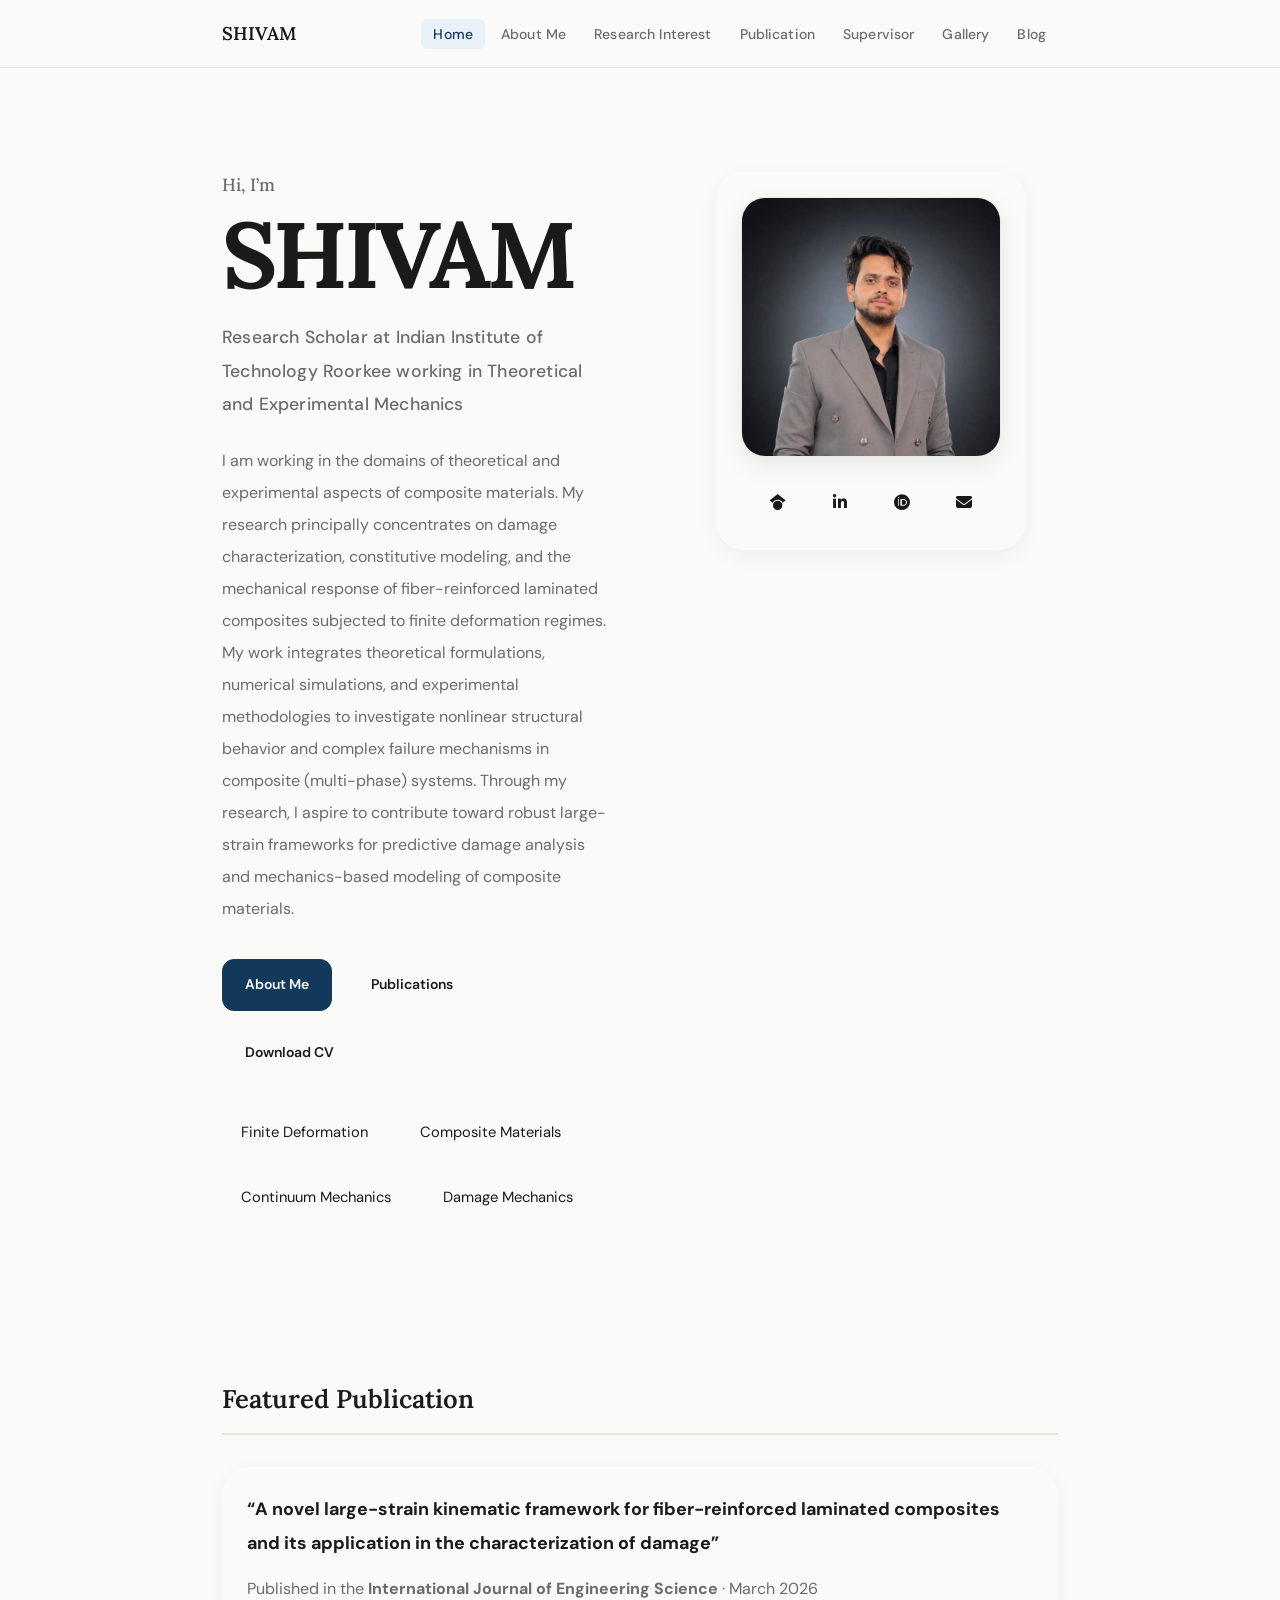
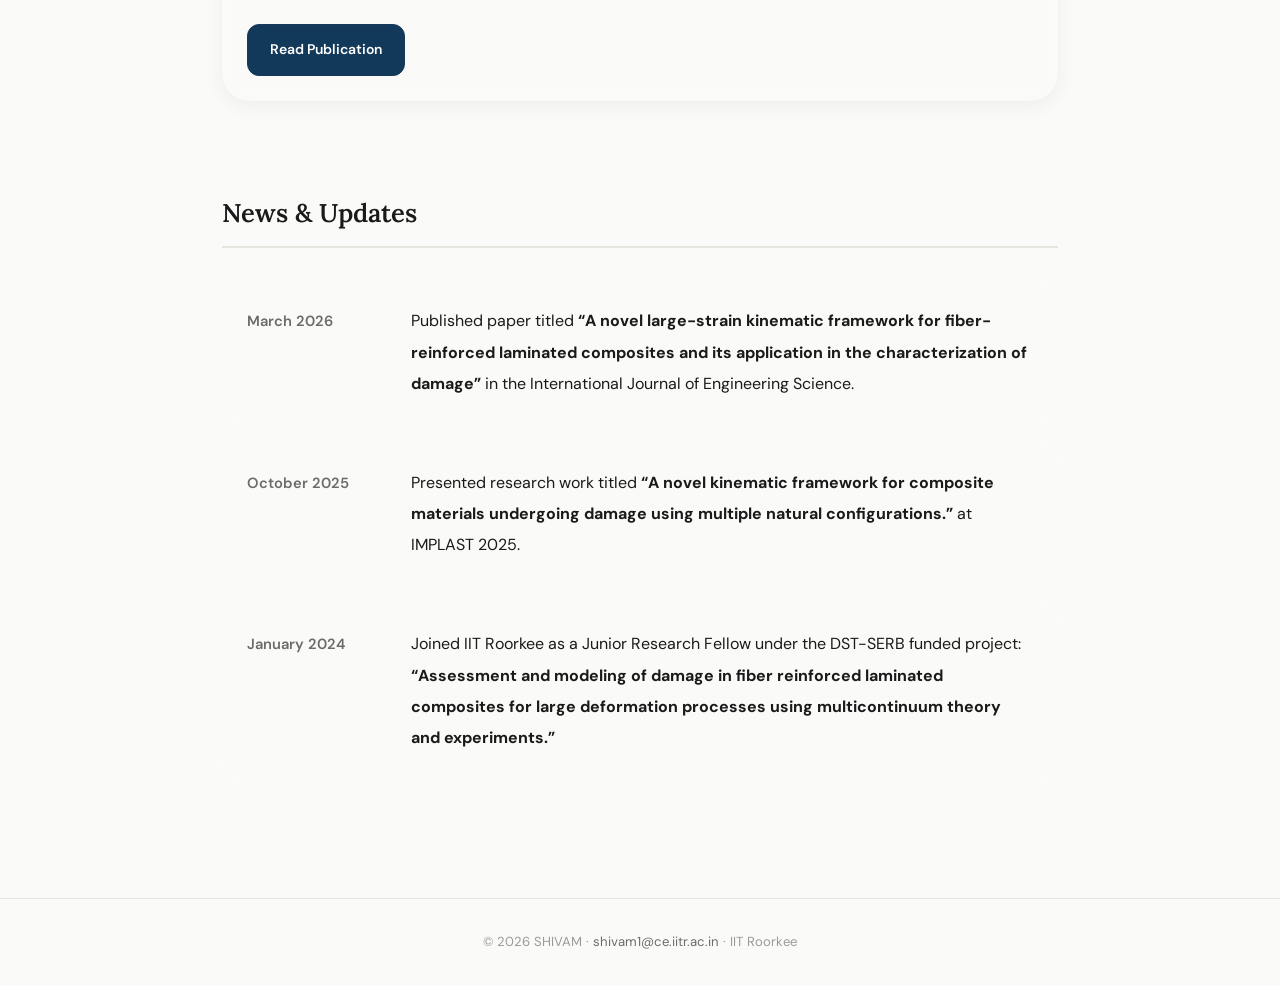
<file: index.html>
<!DOCTYPE html>
<html lang="en">

<head>

  <meta charset="UTF-8" />

  <link rel="icon" type="image/png" href="./favicon.png" />

  <meta
    name="viewport"
    content="width=device-width, initial-scale=1.0"
  />

  <title>
    SHIVAM | IIT Roorkee | Composite Materials Research
  </title>

  <meta
    name="description"
    content="SHIVAM is a Research Scholar at IIT Roorkee working in theoretical mechanics, continuum mechanics, finite deformation, and composite materials research."
  />

  <meta
    name="keywords"
    content="SHIVAM IIT Roorkee, Composite Materials, Finite Deformation, Continuum Mechanics, Damage Mechanics, IITR Research Scholar"
  />

  <!-- OPEN GRAPH -->

  <meta
    property="og:title"
    content="SHIVAM | Research Scholar | Composite Materials Research"
  />

  <meta
    property="og:description"
    content="Research Scholar at IIT Roorkee working in theoretical and experimental mechanics of advanced composite materials."
  />

  <meta
    property="og:image"
    content="https://its-shivamshivam.github.io/profilePhoto.webp"
  />

  <meta
    property="og:url"
    content="https://its-shivamshivam.github.io/"
  />

  <meta
    property="og:type"
    content="website"
  />

  <!-- TWITTER -->

  <meta
    name="twitter:card"
    content="summary_large_image"
  />

  <!-- PRELOAD MAIN IMAGE -->

  <link
    rel="preload"
    as="image"
    href="profilePhoto.webp"
  />

  <!-- MAIN CSS -->

  <link rel="stylesheet" href="style.css" />

  <!-- FONT AWESOME -->

  <link
    rel="preconnect"
    href="https://cdnjs.cloudflare.com"
  />

  <link
    rel="stylesheet"
    href="https://cdnjs.cloudflare.com/ajax/libs/font-awesome/6.5.1/css/all.min.css"
  />

  <style>

    /* =========================================
       HERO SECTION
    ========================================= */

    .hero{

      display: flex;

      justify-content: space-between;

      align-items: flex-start;

      gap: 70px;

      padding-top: 40px;

      flex-wrap: wrap;
    }

    .hero-left{

      flex: 1;

      min-width: 320px;
    }

    .hero-right{

      flex: 0.95;

      display: flex;

      justify-content: center;
    }

    .hero-name{

      font-size: clamp(3.4rem,8vw,5.8rem);

      line-height: 1;

      margin-bottom: 20px;

      letter-spacing: -0.05em;
    }

    .intro-text{

  display: block;

  font-size: 1.1rem;

  color: var(--text-muted);

  font-weight: 500;

  letter-spacing: 0;

  margin-bottom: 10px;

  line-height: 1.5;
}

    .hero-title{

      font-size: 1.1rem;

      color: var(--text-muted);

      line-height: 1.9;

      margin-bottom: 24px;

      max-width: 700px;
    }

    .hero-bio{

      font-size: 1rem;

      line-height: 2;

      color: var(--text-muted);

      max-width: 760px;
    }

    /* =========================================
       GLASS CARD
    ========================================= */

    .glass-card{

      background: rgba(255,255,255,0.08);

      backdrop-filter: blur(5px);

      border: 1px solid rgba(255,255,255,0.14);

      border-radius: 28px;

      padding: 24px;

      box-shadow: 0 6px 20px rgba(0,0,0,0.05);

      transition: all 0.35s ease;
    }

    .glass-card:hover{

      transform: translateY(-6px);
    }

    /* =========================================
       HERO PHOTO
    ========================================= */

    .hero-photo{

      width: 100%;

      max-width: 460px;

      border-radius: 24px;

      object-fit: cover;

      border: 1px solid rgba(255,255,255,0.15);

      box-shadow: 0 8px 24px rgba(0,0,0,0.08);

      transition: transform 0.45s ease;

      will-change: transform;

      transform: translateZ(0);

      display: block;
    }

    .hero-photo:hover{

      transform: translateY(-6px);
    }

    /* =========================================
       BUTTONS
    ========================================= */

    .hero-links{

      display: flex;

      gap: 16px;

      flex-wrap: wrap;

      margin-top: 34px;
    }

    .btn{

      padding: 13px 22px;

      border-radius: 12px;

      text-decoration: none;

      font-weight: 600;

      transition: all 0.35s ease;
    }

    .btn-primary{

      background: #12385a;

      color: white;
    }

    .btn-primary:hover{

      background: #0d2740;

      transform: translateY(-3px);
    }

    .btn-outline{

      border: 1px solid rgba(255,255,255,0.15);

      background: rgba(255,255,255,0.05);

      color: var(--text);
    }

    .btn-outline:hover{

      background: rgba(255,255,255,0.12);

      transform: translateY(-3px);
    }

    /* =========================================
       SOCIAL ICONS
    ========================================= */

    .social-icons{

      display: flex;

      justify-content: center;

      gap: 16px;

      margin-top: 22px;
    }

    .social-icons a{

      width: 46px;

      height: 46px;

      display: flex;

      align-items: center;

      justify-content: center;

      border-radius: 50%;

      text-decoration: none;

      background: rgba(255,255,255,0.06);

      border: 1px solid rgba(255,255,255,0.15);

      color: var(--text);

      font-size: 1rem;

      transition: all 0.35s ease;
    }

    .social-icons a:hover{

      transform: translateY(-4px);

      background: rgba(255,255,255,0.12);
    }

    /* =========================================
       KEYWORDS
    ========================================= */

    .keyword-grid{

      display: flex;

      flex-wrap: wrap;

      gap: 14px;

      margin-top: 28px;
    }

    .keyword{

      padding: 12px 18px;

      border-radius: 999px;

      background: rgba(255,255,255,0.05);

      border: 1px solid rgba(255,255,255,0.15);

      font-size: 0.92rem;

      transition: all 0.35s ease;
    }

    .keyword:hover{

      transform: translateY(-3px);
    }

    /* =========================================
       FEATURED PAPER
    ========================================= */

    .featured-paper{

      margin-top: 90px;
    }

    .paper-title{

      font-size: 1.12rem;

      line-height: 1.9;

      margin-bottom: 14px;
    }

    /* =========================================
       NEWS
    ========================================= */

    .news-section{

      margin-top: 90px;
    }

    .news-list{

      display: flex;

      flex-direction: column;

      gap: 18px;

      margin-top: 28px;
    }

    .news-item{

      display: grid;

      grid-template-columns: 140px 1fr;

      gap: 24px;

      align-items: start;

      padding: 24px;

      border-radius: 20px;

      background: rgba(255,255,255,0.05);

      border: 1px solid rgba(255,255,255,0.12);

      transition: 0.35s ease;
    }

    .news-item:hover{

      transform: translateY(-5px);
    }

    .news-date{

      font-size: 0.92rem;

      color: var(--text-muted);

      font-weight: 600;

      white-space: nowrap;

      padding-top: 4px;
    }

    .news-content{

      line-height: 1.95;

      color: var(--text);
    }

    /* =========================================
       OPTIMIZED REVEAL
    ========================================= */

    .reveal{

      opacity: 0;

      transform: translateY(30px);

      transition:
      opacity 0.8s ease,
      transform 0.8s ease;
    }

    .reveal.active{

      opacity: 1;

      transform: translateY(0);
    }

    /* =========================================
       RESPONSIVE
    ========================================= */

    @media(max-width:950px){

      .hero{

        flex-direction: column-reverse;

        text-align: center;
      }

      .hero-links{

        justify-content: center;
      }

      .hero-bio{

        margin: 0 auto;
      }

      .keyword-grid{

        justify-content: center;
      }

      .news-item{

        grid-template-columns: 1fr;

        gap: 10px;
      }

      .hero-photo{

        max-width: 380px;
      }

    }

  </style>

</head>

<body>

  <!-- NAVBAR -->

  <nav class="navbar">

    <div class="nav-inner">

      <a href="index.html" class="nav-logo">
        SHIVAM
      </a>

      <ul class="nav-links" id="navLinks">

        <li>
          <a href="index.html" class="active">
            Home
          </a>
        </li>

        <li>
          <a href="about.html">
            About Me
          </a>
        </li>

        <li>
          <a href="research.html">
            Research Interest
          </a>
        </li>

        <li>
          <a href="publications.html">
            Publication
          </a>
        </li>

        <li>
          <a href="supervisor.html">
            Supervisor
          </a>
        </li>

        <li>
          <a href="gallery.html">
            Gallery
          </a>
        </li>

        <li>
          <a href="blog.html">
            Blog
          </a>
        </li>

      </ul>

      <button class="nav-toggle" id="navToggle">

        <span></span>
        <span></span>
        <span></span>

      </button>

    </div>

  </nav>

  <!-- MAIN -->

  <main class="page-wrapper">

    <!-- HERO -->

    <section class="hero reveal">

      <!-- LEFT -->

      <div class="hero-left">

       <h1 class="hero-name">
  <span class="intro-text">Hi, I’m</span>
  SHIVAM
</h1>

        <p class="hero-title">

          Research Scholar at Indian Institute of Technology Roorkee
          working in Theoretical and Experimental Mechanics 

        </p>

        <p class="hero-bio">

          I am working in the domains of
          theoretical  and experimental aspects
          of composite materials.

          My research principally concentrates on
          damage characterization,
          constitutive modeling,
          and the mechanical response of
          fiber-reinforced laminated composites
          subjected to finite deformation regimes.

          My work integrates theoretical formulations,
          numerical simulations,
          and experimental methodologies
          to investigate nonlinear structural behavior
          and complex failure mechanisms
          in composite (multi-phase) systems.

          Through my research,
          I aspire to contribute toward
          robust large-strain frameworks
          for predictive damage analysis
          and mechanics-based modeling
          of composite materials.

        </p>

        <!-- BUTTONS -->

        <div class="hero-links">

          <a href="about.html" class="btn btn-primary">
            About Me
          </a>

          <a href="publications.html" class="btn btn-outline">
            Publications
          </a>

          <a
            href="resume.pdf"
            download
            class="btn btn-outline"
          >
            Download CV
          </a>

        </div>

        <!-- KEYWORDS -->

        <div class="keyword-grid">

          <div class="keyword">
            Finite Deformation
          </div>

          <div class="keyword">
            Composite Materials
          </div>

          <div class="keyword">
            Continuum Mechanics
          </div>

          <div class="keyword">
            Damage Mechanics
          </div>

        </div>

      </div>

      <!-- RIGHT -->

      <div class="hero-right reveal">

        <div class="glass-card">

          <img
            src="profilePhoto.webp"
            alt="SHIVAM"
            class="hero-photo"
            loading="eager"
            decoding="async"
            fetchpriority="high"
          />

          <!-- SOCIALS -->

          <div class="social-icons">

            <a
              href="https://scholar.google.com/citations?user=T04X1hkAAAAJ&hl=en"
              target="_blank"
              title="Google Scholar"
            >
              <i class="fa-brands fa-google-scholar"></i>
            </a>

            <a
              href="https://www.linkedin.com/in/shivam-shivam-954297144/"
              target="_blank"
              title="LinkedIn"
            >
              <i class="fa-brands fa-linkedin-in"></i>
            </a>

            <a
              href="https://orcid.org/0000-0003-2962-7600"
              target="_blank"
              title="ORCID"
            >
              <i class="fa-brands fa-orcid"></i>
            </a>

            <a
              href="mailto:shivam1@ce.iitr.ac.in"
              title="Email"
            >
              <i class="fa-solid fa-envelope"></i>
            </a>

          </div>

        </div>

      </div>

    </section>

    <!-- FEATURED PUBLICATION -->

    <section class="featured-paper reveal">

      <h2 class="section-title">
        Featured Publication
      </h2>

      <div class="glass-card">

        <div class="paper-title">

          <strong>

            “A novel large-strain kinematic framework for
            fiber-reinforced laminated composites and its
            application in the characterization of damage”

          </strong>

        </div>

        <p
          style="
          line-height:1.9;
          color: var(--text-muted);
        "
        >

          Published in the

          <strong>
            International Journal of Engineering Science
          </strong>

          · March 2026

        </p>

        <a
          href="https://www.sciencedirect.com/science/article/pii/S002072252600056X"
          target="_blank"
          class="btn btn-primary"
          style="
          margin-top:20px;
          display:inline-block;
        "
        >
          Read Publication
        </a>

      </div>

    </section>

    <!-- NEWS -->

    <section class="news-section reveal">

      <h2 class="section-title">
        News & Updates
      </h2>

      <div class="news-list">

        <!-- NEWS ITEM -->

        <div class="news-item">

          <div class="news-date">
            March 2026
          </div>

          <div class="news-content">

            Published paper titled

            <strong>

              “A novel large-strain kinematic framework for
              fiber-reinforced laminated composites and its
              application in the characterization of damage”

            </strong>

            in the International Journal of Engineering Science.

          </div>

        </div>

        <!-- NEWS ITEM -->

        <div class="news-item">

          <div class="news-date">
            October 2025
          </div>

          <div class="news-content">

            Presented research work titled

            <strong>

              “A novel kinematic framework for composite materials
              undergoing damage using multiple natural configurations.”

            </strong>

            at IMPLAST 2025.

          </div>

        </div>

        <!-- NEWS ITEM -->

        <div class="news-item">

          <div class="news-date">
            January 2024
          </div>

          <div class="news-content">

            Joined IIT Roorkee as a Junior Research Fellow
            under the DST-SERB funded project:

            <strong>

              “Assessment and modeling of damage in fiber reinforced
              laminated composites for large deformation processes
              using multicontinuum theory and experiments.”

            </strong>

          </div>

        </div>

      </div>

    </section>

  </main>

  <!-- FOOTER -->

  <footer>

    <div
      style="
      max-width: var(--max-w);
      margin: 0 auto;
      padding: 0 32px;
    "
    >

      <p>

        © 2026 SHIVAM ·

        <a href="mailto:shivam1@ce.iitr.ac.in">
          shivam1@ce.iitr.ac.in
        </a>

        · IIT Roorkee

      </p>

    </div>

  </footer>

  <!-- SCRIPT -->

  <script>

    // MOBILE MENU

    const toggle =
    document.getElementById('navToggle');

    const links =
    document.getElementById('navLinks');

    toggle.addEventListener('click', () => {

      links.classList.toggle('open');

    });

    // OPTIMIZED REVEAL

    const observer =
    new IntersectionObserver((entries) => {

      entries.forEach((entry) => {

        if(entry.isIntersecting){

          entry.target.classList.add('active');

        }

      });

    }, {
      threshold: 0.12
    });

    document
    .querySelectorAll('.reveal')
    .forEach((el) => {

      observer.observe(el);

    });

  </script>

</body>

</html>
</file>
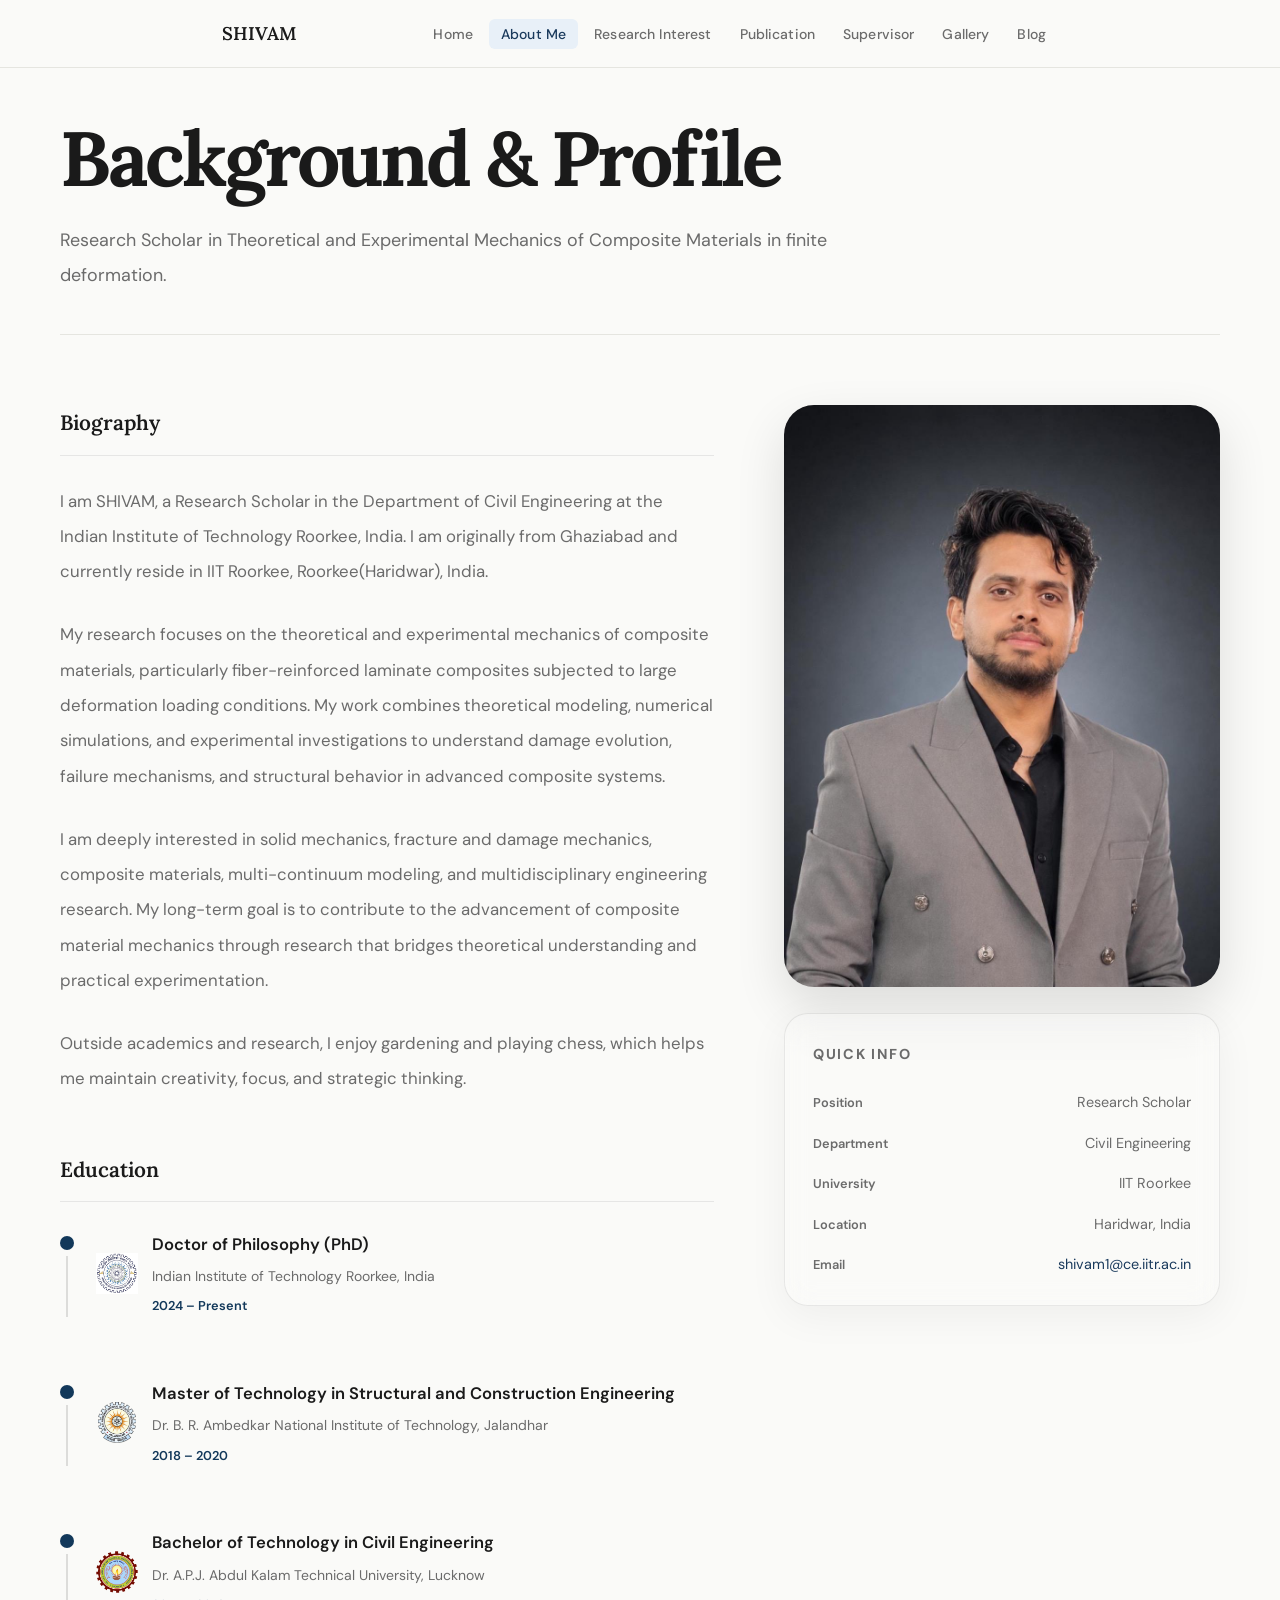
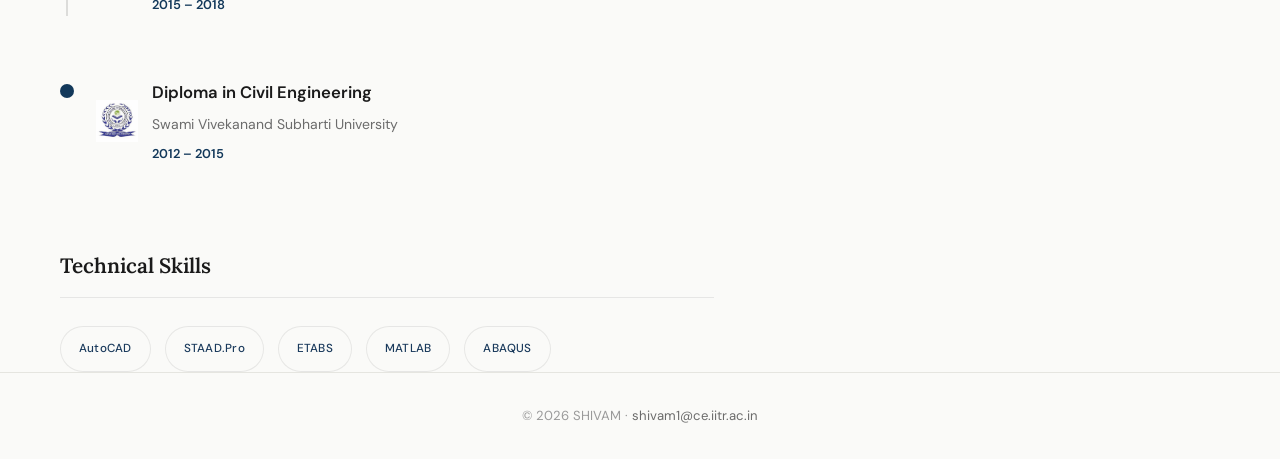
<file: about.html>
<!DOCTYPE html>
<html lang="en">

<head>

  <meta charset="UTF-8" />
<link rel="icon" type="image/png" href="./favicon.png" />
  <meta name="viewport" content="width=device-width, initial-scale=1.0" />

  <title>
    SHIVAM | About Me | IIT Roorkee
  </title>

  <meta
    name="description"
    content="About SHIVAM, Research Scholar at IIT Roorkee working in theoretical mechanics, continuum mechanics, finite deformation, and composite materials research."
  />

  <link rel="stylesheet" href="style.css" />

  <!-- FONT AWESOME -->

  <link
    rel="stylesheet"
    href="https://cdnjs.cloudflare.com/ajax/libs/font-awesome/6.5.1/css/all.min.css"
  />

  <style>

/* =========================
   PAGE WIDTH
========================== */

.page-wrapper{

  width: 100%;

  max-width: 1800px;

  margin: 0 auto;

  padding: 0 60px;
}

    /* =========================
       PAGE HEADER
    ========================== */

    .page-header{

      padding-top: 50px;

      margin-bottom: 70px;
    }

    .page-header h1{

      font-size: clamp(3rem, 6vw, 5rem);

      line-height: 1.05;

      margin-bottom: 24px;

      letter-spacing: -0.04em;
    }

    .page-header p{

      max-width: 850px;

      font-size: 1.12rem;

      line-height: 2;

      color: var(--text-muted);
    }

    /* =========================
       ABOUT GRID
    ========================== */

    .about-grid{

      display: grid;

      grid-template-columns: 1.2fr 0.8fr;

      gap: 70px;

      align-items: start;
    }

    /* =========================
       BIOGRAPHY
    ========================== */

    .bio-block p{

      font-size: 1.05rem;

      line-height: 2.1;

      color: var(--text-muted);

      margin-bottom: 28px;
    }

    /* =========================
       SECTION TITLES
    ========================== */

    .section-title{

      font-size: 1.3rem;

      margin-bottom: 28px;

      padding-bottom: 14px;

      border-bottom: 1px solid rgba(0,0,0,0.08);
    }

    /* =========================
       EDUCATION
    ========================== */

    .edu-list{

      display: flex;

      flex-direction: column;

      gap: 34px;

      margin-top: 28px;
    }

    .edu-item{

      display: flex;

      gap: 22px;
    }

    .edu-dot-wrap{

      display: flex;

      flex-direction: column;

      align-items: center;
    }

    .edu-dot{

      width: 14px;

      height: 14px;

      border-radius: 50%;

      background: #12385a;
    }

    .edu-line{

      width: 2px;

      flex: 1;

      background: rgba(0,0,0,0.12);

      margin-top: 6px;
    }

    .edu-degree{

      font-size: 1.04rem;

      font-weight: 600;

      margin-bottom: 6px;
    }

    .edu-inst{

      color: var(--text-muted);

      line-height: 1.8;
    }

    .edu-year{

      margin-top: 6px;

      color: #12385a;

      font-weight: 600;
    }

    /* =========================
       TAGS
    ========================== */

    .tag-row{

      display: flex;

      flex-wrap: wrap;

      gap: 14px;

      margin-top: 24px;
    }

    .tag{

      padding: 12px 18px;

      border-radius: 999px;

      background: rgba(255,255,255,0.06);

      border: 1px solid rgba(0,0,0,0.08);

      transition: all 0.35s ease;
    }

    .tag:hover{
      transform: translateY(-3px);
    }

    /* =========================
       RIGHT COLUMN
    ========================== */

    .right-column{

      display: flex;

      flex-direction: column;

      gap: 26px;
    }

    /* =========================
       PROFILE PHOTO
    ========================== */

.about-photo{

  border-radius: 30px;

  overflow: hidden;

  box-shadow: 0 20px 50px rgba(0,0,0,0.12);

  background: transparent;
}

.about-photo img{

  width: 100%;

  height: 100%;

  display: block;

  object-fit: cover;

  margin: 0;

  padding: 0;
}

    /* =========================
       INFO CARDS
    ========================== */

    .info-card{

      background: rgba(255,255,255,0.08);

      backdrop-filter: blur(14px);

      border: 1px solid rgba(0,0,0,0.08);

      border-radius: 24px;

      padding: 28px;

      box-shadow: 0 10px 40px rgba(0,0,0,0.05);
    }

    .info-card h3{

      font-size: 0.9rem;

      font-weight: 700;

      text-transform: uppercase;

      letter-spacing: 0.12em;

      color: var(--text-muted);

      margin-bottom: 22px;
    }

    .info-list{

      display: flex;

      flex-direction: column;

      gap: 16px;
    }

    .info-row{

      display: flex;

      justify-content: space-between;

      gap: 16px;

      line-height: 1.7;
    }

    .info-label{

      font-weight: 600;
    }

    .info-val{

      color: var(--text-muted);

      text-align: right;
    }

    /* =========================
       LINKS
    ========================== */

    .profile-links{

      display: flex;

      flex-direction: column;

      gap: 14px;
    }

    .profile-links a{

      text-decoration: none;

      color: var(--text-muted);

      transition: 0.3s ease;
    }

    .profile-links a:hover{

      color: #12385a;

      transform: translateX(5px);
    }

    /* =========================
       REVEAL ANIMATION
    ========================== */

    .reveal{

      opacity: 0;

      transform: translateY(40px);

      transition: all 1s ease;
    }

    .reveal.active{

      opacity: 1;

      transform: translateY(0);
    }

    /* =========================
       RESPONSIVE
    ========================== */

  @media(max-width: 1100px){

  .page-wrapper{
    padding: 0 32px;
  }

  .about-grid{

    grid-template-columns: 1fr;

    gap: 60px;
  }

  .about-photo img{

    height: auto;
  }

}

@media(max-width: 768px){

  .page-wrapper{
    padding: 0 20px;
  }

  .info-row{

    flex-direction: column;

    gap: 4px;
  }

  .info-val{

    text-align: left;
  }

}

  </style>

</head>

<body>

  <!-- NAVBAR -->

  <nav class="navbar">

    <div class="nav-inner">

      <a href="index.html" class="nav-logo">
        SHIVAM
      </a>

      <ul class="nav-links" id="navLinks">

        <li><a href="index.html">Home</a></li>

        <li>
          <a href="about.html" class="active">
            About Me
          </a>
        </li>

        <li><a href="research.html">Research Interest</a></li>

        <li><a href="publications.html">Publication</a></li>

        <li><a href="supervisor.html">Supervisor</a></li>

        <li><a href="gallery.html">Gallery</a></li>

        <li><a href="blog.html">Blog</a></li>

      </ul>

      <button class="nav-toggle" id="navToggle">

        <span></span>
        <span></span>
        <span></span>

      </button>

    </div>

  </nav>

  <!-- MAIN -->

  <main class="page-wrapper">

    <!-- HEADER -->

    <header class="page-header reveal">

      <h1>
        Background & Profile
      </h1>

      <p>

        Research Scholar in Theoretical and Experimental Mechanics
        of Composite Materials in finite deformation.

      </p>

    </header>

    <!-- ABOUT GRID -->

    <div class="about-grid">

      <!-- LEFT -->

      <div class="reveal">

        <!-- BIOGRAPHY -->

        <div class="bio-block">

          <h2 class="section-title">
            Biography
          </h2>

          <p>

            I am SHIVAM, a Research Scholar in the Department of Civil Engineering
            at the Indian Institute of Technology Roorkee, India. I am originally
            from Ghaziabad and currently reside in IIT Roorkee, Roorkee(Haridwar), India.

          </p>

          <p>

            My research focuses on the theoretical and experimental mechanics of
            composite materials, particularly fiber-reinforced laminate
            composites subjected to large deformation loading conditions. My work
            combines theoretical modeling, numerical simulations, and
            experimental investigations to understand damage evolution,
            failure mechanisms, and structural behavior in advanced composite systems.

          </p>

          <p>

            I am deeply interested in solid mechanics, fracture and damage mechanics,
            composite materials, multi-continuum modeling, and multidisciplinary
            engineering research. My long-term goal is to contribute to the
            advancement of composite material mechanics through research that bridges
            theoretical understanding and practical experimentation.

          </p>

          <p>

            Outside academics and research, I enjoy gardening and playing chess,
            which helps me maintain creativity, focus, and strategic thinking.

          </p>

        </div>

        <!-- EDUCATION -->

        <h2 class="section-title" style="margin-top: 55px;">
          Education
        </h2>

        <ul class="edu-list">

          <!-- IIT -->

          <li class="edu-item">

            <div class="edu-dot-wrap">

              <div class="edu-dot"></div>

              <div class="edu-line"></div>

            </div>

            <div>

              <div style="display:flex; align-items:center; gap:14px; flex-wrap:wrap;">

                <img
  src="iitr.jpg"
  alt="IIT Roorkee Logo"
  style="width:42px; height:42px; object-fit:contain;"
/>

                <div>

                  <div class="edu-degree">
                    Doctor of Philosophy (PhD)
                  </div>

                  <div class="edu-inst">
                    Indian Institute of Technology Roorkee, India
                  </div>

                  <div class="edu-year">
                    2024 – Present
                  </div>

                </div>

              </div>

            </div>

          </li>

          <!-- NIT -->

          <li class="edu-item">

            <div class="edu-dot-wrap">

              <div class="edu-dot"></div>

              <div class="edu-line"></div>

            </div>

            <div>

              <div style="display:flex; align-items:center; gap:14px; flex-wrap:wrap;">

                <img
  src="NITJ.jpg"
  alt="NIT Jalandhar Logo"
  style="width:42px; height:42px; object-fit:contain;"
/>

                <div>

                  <div class="edu-degree">
                    Master of Technology in Structural and Construction Engineering
                  </div>

                  <div class="edu-inst">
                    Dr. B. R. Ambedkar National Institute of Technology, Jalandhar
                  </div>

                  <div class="edu-year">
                    2018 – 2020
                  </div>

                </div>

              </div>

            </div>

          </li>

          <!-- AKTU -->

          <li class="edu-item">

            <div class="edu-dot-wrap">

              <div class="edu-dot"></div>

              <div class="edu-line"></div>

            </div>

            <div>

              <div style="display:flex; align-items:center; gap:14px; flex-wrap:wrap;">

                <img
  src="AKTU.jpg"
  alt="AKTU Logo"
  style="width:42px; height:42px; object-fit:contain;"
/>

                <div>

                  <div class="edu-degree">
                    Bachelor of Technology in Civil Engineering
                  </div>

                  <div class="edu-inst">
                    Dr. A.P.J. Abdul Kalam Technical University, Lucknow
                  </div>

                  <div class="edu-year">
                    2015 – 2018
                  </div>

                </div>

              </div>

            </div>

          </li>

          <!-- DIPLOMA -->

          <li class="edu-item">

            <div class="edu-dot-wrap">

              <div class="edu-dot"></div>

            </div>

            <div>

              <div style="display:flex; align-items:center; gap:14px; flex-wrap:wrap;">

                <img
  src="SVSU.jpg"
  alt="SVSU Logo"
  style="width:42px; height:42px; object-fit:contain;"
/>

                <div>

                  <div class="edu-degree">
                    Diploma in Civil Engineering
                  </div>

                  <div class="edu-inst">
                    Swami Vivekanand Subharti University
                  </div>

                  <div class="edu-year">
                    2012 – 2015
                  </div>

                </div>

              </div>

            </div>

          </li>

        </ul>

        <!-- SKILLS -->

        <h2 class="section-title" style="margin-top: 55px;">
          Technical Skills
        </h2>

        <div class="tag-row">

          <span class="tag">AutoCAD</span>

          <span class="tag">STAAD.Pro</span>

          <span class="tag">ETABS</span>

          <span class="tag">MATLAB</span>

          <span class="tag">ABAQUS</span>

        </div>

      </div>

      <!-- RIGHT -->

      <div class="right-column reveal">

        <!-- PHOTO -->

       <div class="about-photo">
  <img src="profilePhoto.jpeg" alt="SHIVAM">
</div>

        <!-- QUICK INFO -->

        <div class="info-card">

          <h3>
            Quick Info
          </h3>

          <ul class="info-list">

            <li class="info-row">

              <span class="info-label">
                Position
              </span>

              <span class="info-val">
                Research Scholar
              </span>

            </li>

            <li class="info-row">

              <span class="info-label">
                Department
              </span>

              <span class="info-val">
                Civil Engineering
              </span>

            </li>

            <li class="info-row">

              <span class="info-label">
                University
              </span>

              <span class="info-val">
                IIT Roorkee
              </span>

            </li>

            <li class="info-row">

              <span class="info-label">
                Location
              </span>

              <span class="info-val">
                Haridwar, India
              </span>

            </li>

            <li class="info-row">

              <span class="info-label">
                Email
              </span>

              <span class="info-val">

                <a href="mailto:shivam1@ce.iitr.ac.in">
                  shivam1@ce.iitr.ac.in
                </a>

              </span>

            </li>

          </ul>

        </div>

      </div>

    </div>

  </main>

  <!-- FOOTER -->

  <footer>

    <div
      style="
      max-width: var(--max-w);
      margin: 0 auto;
      padding: 0 32px;
    "
    >

      <p>

        © 2026 SHIVAM ·

        <a href="mailto:shivam1@ce.iitr.ac.in">
          shivam1@ce.iitr.ac.in
        </a>

      </p>

    </div>

  </footer>

  <!-- SCRIPT -->

  <script>

    // MOBILE MENU

    const toggle = document.getElementById('navToggle');

    const links = document.getElementById('navLinks');

    toggle.addEventListener('click', () => {

      links.classList.toggle('open');

    });

    // SCROLL REVEAL

    function revealElements(){

      const reveals = document.querySelectorAll('.reveal');

      reveals.forEach(reveal => {

        const windowHeight = window.innerHeight;

        const revealTop = reveal.getBoundingClientRect().top;

        if(revealTop < windowHeight - 100){

          reveal.classList.add('active');

        }

      });

    }

    revealElements();

    window.addEventListener('scroll', revealElements);

  </script>

</body>

</html>
</file>
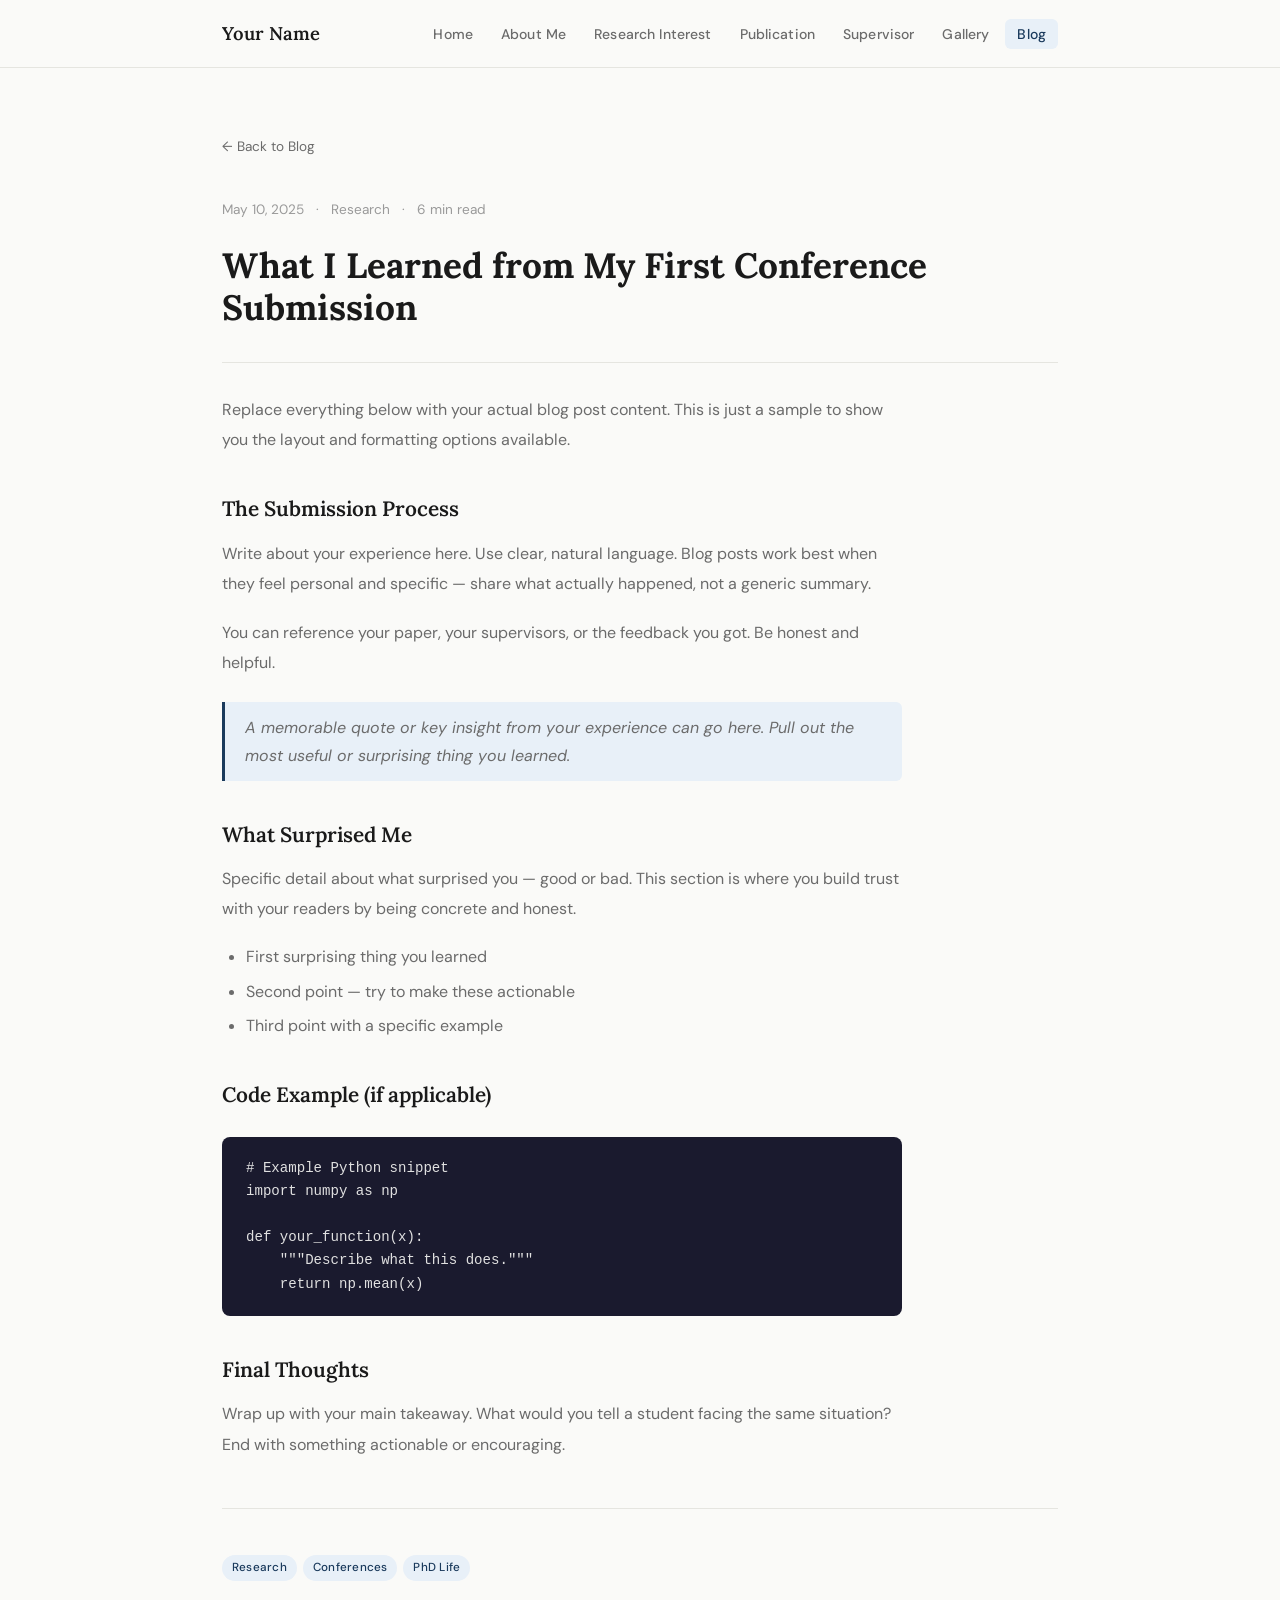
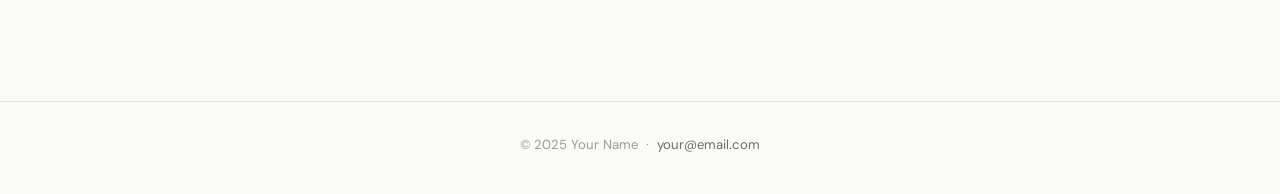
<file: blog-post.html>
<!DOCTYPE html>
<html lang="en">
<head>
  <meta charset="UTF-8" />
  <meta name="viewport" content="width=device-width, initial-scale=1.0" />
  <title>Blog Post Title — Your Name</title>
  <link rel="stylesheet" href="style.css" />
  <style>
    .post-body {
      max-width: 680px;
    }
    .post-body h2 {
      font-family: var(--font-serif);
      font-size: 1.3rem;
      font-weight: 600;
      margin: 36px 0 12px;
      color: var(--text);
    }
    .post-body p {
      font-size: 1rem;
      color: var(--text-muted);
      line-height: 1.9;
      margin-bottom: 18px;
    }
    .post-body blockquote {
      border-left: 3px solid var(--accent);
      margin: 24px 0;
      padding: 12px 20px;
      background: var(--accent-light);
      border-radius: 0 6px 6px 0;
      font-style: italic;
      color: var(--text-muted);
    }
    .post-body ul, .post-body ol {
      list-style: disc;
      padding-left: 24px;
      margin-bottom: 18px;
    }
    .post-body li {
      font-size: 1rem;
      color: var(--text-muted);
      margin-bottom: 6px;
      line-height: 1.8;
    }
    .post-body code {
      font-family: 'Courier New', monospace;
      font-size: 0.88rem;
      background: var(--border-light);
      padding: 2px 6px;
      border-radius: 4px;
      color: var(--text);
    }
    .post-body pre {
      background: #1a1a2e;
      color: #e0e0e0;
      padding: 20px 24px;
      border-radius: 8px;
      overflow-x: auto;
      font-size: 0.875rem;
      line-height: 1.65;
      margin: 24px 0;
    }
    .post-body pre code { background: none; padding: 0; color: inherit; }
    .post-header-meta { font-size: 0.85rem; color: var(--text-light); margin-bottom: 24px; display: flex; gap: 12px; }
    .post-title { font-family: var(--font-serif); font-size: 2.2rem; font-weight: 700; line-height: 1.2; margin-bottom: 12px; }
    .back-link { font-size: 0.85rem; color: var(--text-muted); display: inline-flex; align-items: center; gap: 4px; margin-bottom: 40px; }
    .back-link:hover { color: var(--accent); }
  </style>
</head>
<body>

  <nav class="navbar">
    <div class="nav-inner">
      <a href="index.html" class="nav-logo">Your Name</a>
      <ul class="nav-links" id="navLinks">
        <li><a href="index.html">Home</a></li>
        <li><a href="about.html">About Me</a></li>
        <li><a href="research.html">Research Interest</a></li>
        <li><a href="publications.html">Publication</a></li>
        <li><a href="supervisor.html">Supervisor</a></li>
        <li><a href="gallery.html">Gallery</a></li>
        <li><a href="blog.html" class="active">Blog</a></li>
      </ul>
      <button class="nav-toggle" id="navToggle" aria-label="Toggle menu">
        <span></span><span></span><span></span>
      </button>
    </div>
  </nav>

  <main class="page-wrapper">

    <a href="blog.html" class="back-link">← Back to Blog</a>

    <!-- POST HEADER -->
    <div class="post-header-meta">
      <span>May 10, 2025</span>
      <span>·</span>
      <span>Research</span>
      <span>·</span>
      <span>6 min read</span>
    </div>
    <h1 class="post-title">What I Learned from My First Conference Submission</h1>

    <hr style="border: none; border-top: 1px solid var(--border); margin: 32px 0;" />

    <!-- POST BODY -->
    <div class="post-body">

      <p>
        Replace everything below with your actual blog post content. This is just a sample to show
        you the layout and formatting options available.
      </p>

      <h2>The Submission Process</h2>
      <p>
        Write about your experience here. Use clear, natural language. Blog posts work best when
        they feel personal and specific — share what actually happened, not a generic summary.
      </p>
      <p>
        You can reference your paper, your supervisors, or the feedback you got. Be honest and helpful.
      </p>

      <blockquote>
        A memorable quote or key insight from your experience can go here. Pull out the most useful
        or surprising thing you learned.
      </blockquote>

      <h2>What Surprised Me</h2>
      <p>
        Specific detail about what surprised you — good or bad. This section is where you build
        trust with your readers by being concrete and honest.
      </p>
      <ul>
        <li>First surprising thing you learned</li>
        <li>Second point — try to make these actionable</li>
        <li>Third point with a specific example</li>
      </ul>

      <h2>Code Example (if applicable)</h2>
      <pre><code># Example Python snippet
import numpy as np

def your_function(x):
    """Describe what this does."""
    return np.mean(x)
</code></pre>

      <h2>Final Thoughts</h2>
      <p>
        Wrap up with your main takeaway. What would you tell a student facing the same situation?
        End with something actionable or encouraging.
      </p>

    </div>

    <!-- Tags -->
    <div style="margin-top: 48px; padding-top: 32px; border-top: 1px solid var(--border);">
      <div class="tag-row">
        <span class="tag">Research</span>
        <span class="tag">Conferences</span>
        <span class="tag">PhD Life</span>
      </div>
    </div>

  </main>

  <footer>
    <div style="max-width: var(--max-w); margin: 0 auto; padding: 0 32px;">
      <p>© 2025 Your Name &nbsp;·&nbsp; <a href="mailto:your@email.com">your@email.com</a></p>
    </div>
  </footer>

  <script>
    const toggle = document.getElementById('navToggle');
    const links  = document.getElementById('navLinks');
    toggle.addEventListener('click', () => links.classList.toggle('open'));
  </script>
</body>
</html>
</file>
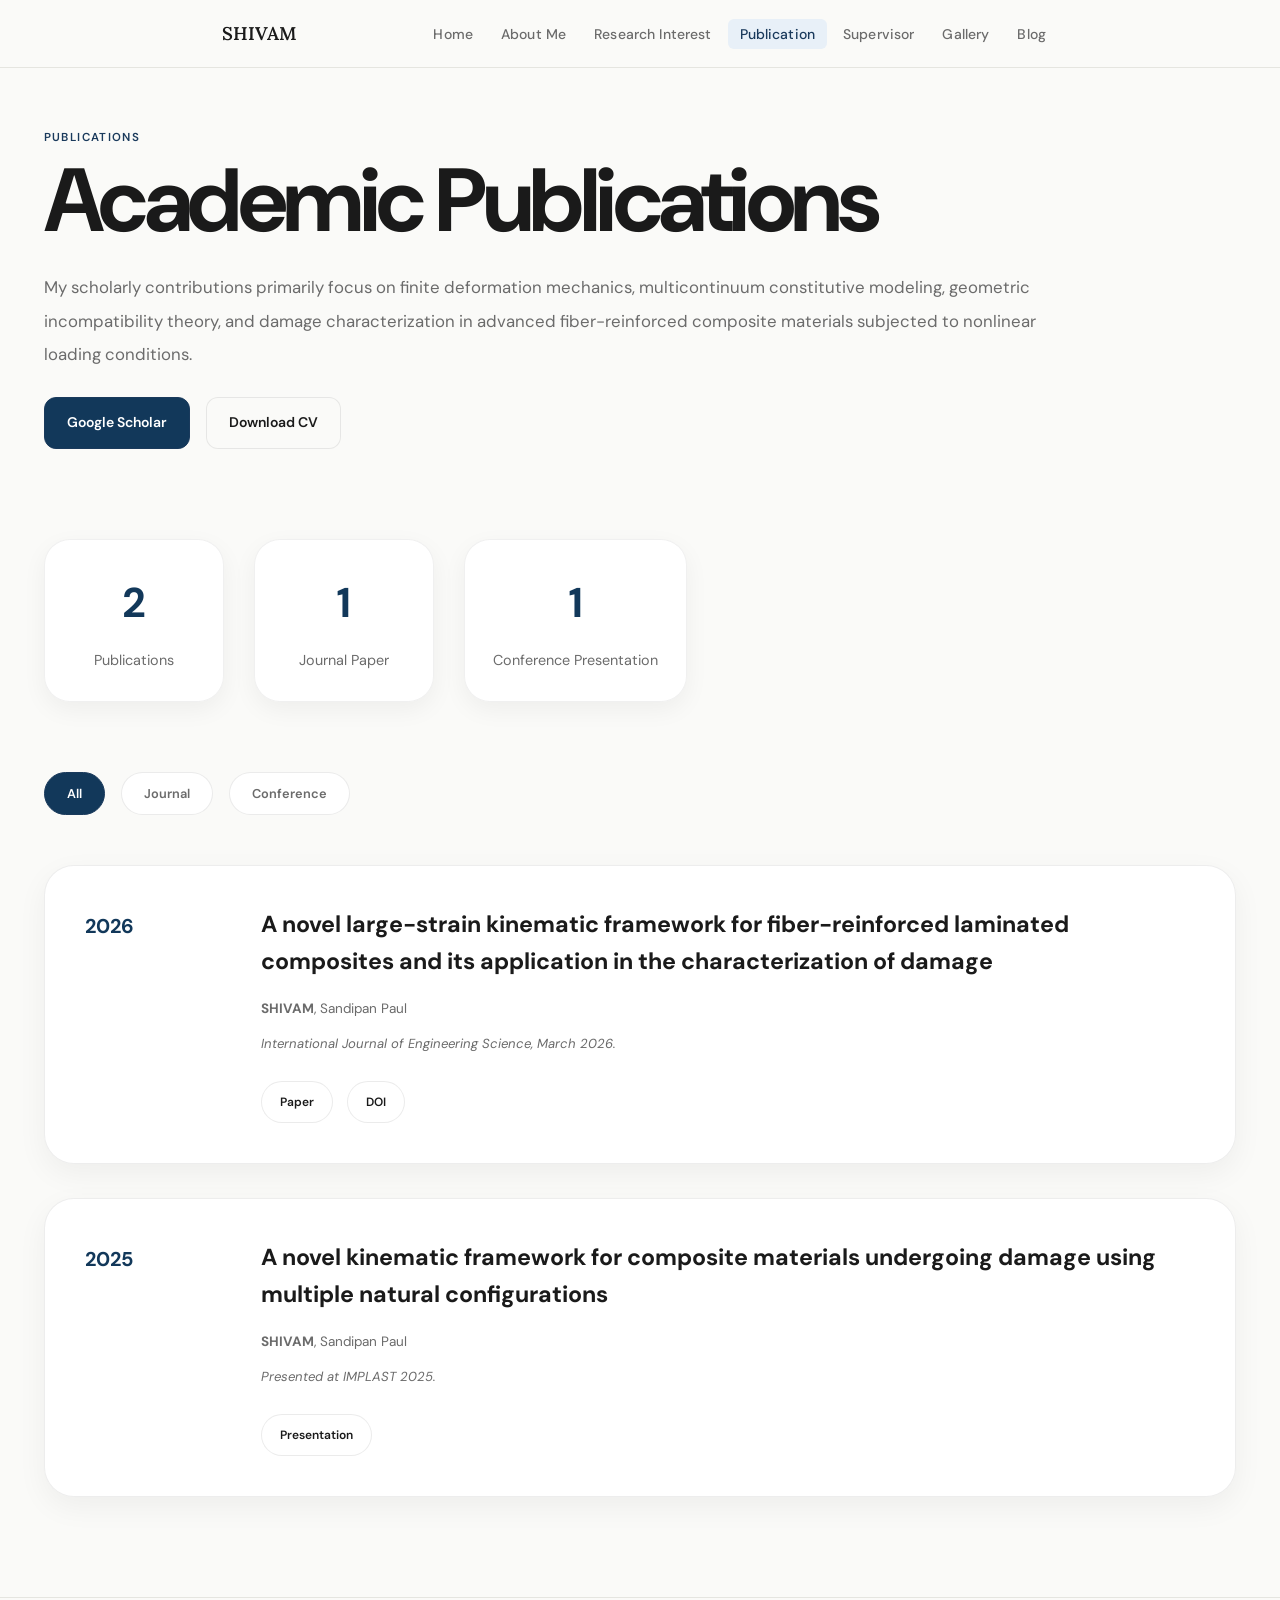
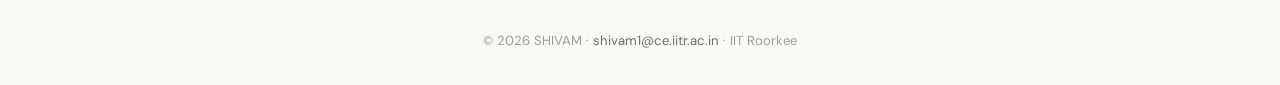
<file: publications.html>
<!DOCTYPE html>
<html lang="en">

<head>

<meta charset="UTF-8" />

<link rel="icon" type="image/png" href="./favicon.png" />

<meta
name="viewport"
content="width=device-width, initial-scale=1.0"
/>

<title>
Publications | SHIVAM | IIT Roorkee
</title>

<meta
name="description"
content="Academic publications and conference presentations of SHIVAM in finite deformation mechanics, damage mechanics, and advanced composite materials."
/>

<!-- PRECONNECT -->

<link
rel="preconnect"
href="https://cdnjs.cloudflare.com"
/>

<!-- MAIN CSS -->

<link rel="stylesheet" href="style.css" />

<!-- FONT AWESOME -->

<link
rel="stylesheet"
href="https://cdnjs.cloudflare.com/ajax/libs/font-awesome/6.5.1/css/all.min.css"
/>

<style>

/* =========================================
PAGE WIDTH
========================================= */

.page-wrapper{

width: 96%;

max-width: 1800px;

margin: 0 auto;

padding: 0 18px;

}

/* =========================================
HERO
========================================= */

.pub-hero{

padding-top: 60px;

margin-bottom: 90px;

}

.pub-hero h1{

font-size: clamp(3.2rem,7vw,5.8rem);

line-height: 1;

margin-bottom: 26px;

letter-spacing: -0.05em;

}

.pub-hero p{

max-width: 1000px;

line-height: 2;

color: var(--text-muted);

font-size: 1.05rem;

}

/* =========================================
STATS
========================================= */

.stats-row{

display: flex;

gap: 30px;

flex-wrap: wrap;

margin-top: 50px;

margin-bottom: 70px;

}

.stat-card{

min-width: 180px;

padding: 28px;

border-radius: 26px;

background: rgba(255,255,255,0.92);

backdrop-filter: blur(6px);

border: 1px solid rgba(0,0,0,0.06);

box-shadow: 0 8px 25px rgba(0,0,0,0.05);

text-align: center;

transition: all 0.35s ease;

}

.stat-card:hover{

transform: translateY(-6px);

}

.stat-number{

font-size: 2.6rem;

font-weight: 700;

color: #12385a;

margin-bottom: 10px;

}

.stat-label{

color: var(--text-muted);

font-size: 0.9rem;

}

/* =========================================
BUTTONS
========================================= */

.hero-links{

display: flex;

gap: 16px;

flex-wrap: wrap;

margin-top: 25px;

}

.btn{

padding: 13px 22px;

border-radius: 12px;

text-decoration: none;

font-weight: 600;

transition: all 0.3s ease;

}

.btn-primary{

background: #12385a;

color: white;

}

.btn-primary:hover{

transform: translateY(-3px);

}

.btn-outline{

border: 1px solid rgba(0,0,0,0.08);

background: rgba(255,255,255,0.08);

color: var(--text);

}

.btn-outline:hover{

transform: translateY(-3px);

}

/* =========================================
FILTERS
========================================= */

.pub-filters{

display: flex;

gap: 16px;

flex-wrap: wrap;

margin-bottom: 50px;

}

.filter-btn{

border: none;

padding: 12px 22px;

border-radius: 999px;

background: rgba(255,255,255,0.9);

border: 1px solid rgba(0,0,0,0.08);

cursor: pointer;

transition: all 0.3s ease;

font-weight: 600;

}

.filter-btn.active{

background: #12385a;

color: white;

}

.filter-btn:hover{

transform: translateY(-3px);

}

/* =========================================
PUBLICATION LIST
========================================= */

.pub-list{

display: flex;

flex-direction: column;

gap: 34px;

margin-bottom: 100px;

}

.pub-item{

display: grid;

grid-template-columns: 140px 1fr;

gap: 36px;

padding: 40px;

border-radius: 30px;

background: rgba(255,255,255,0.92);

backdrop-filter: blur(8px);

border: 1px solid rgba(0,0,0,0.07);

box-shadow: 0 10px 30px rgba(0,0,0,0.05);

transition: all 0.4s ease;

}

.pub-item:hover{

transform: translateY(-6px);

}

.pub-year{

font-size: 1.25rem;

font-weight: 700;

color: #12385a;

}

.pub-title{

font-size: 1.45rem;

font-weight: 700;

line-height: 1.6;

margin-bottom: 16px;

}

.pub-authors{

color: var(--text-muted);

line-height: 1.9;

margin-bottom: 10px;

}

.pub-venue{

color: var(--text-muted);

line-height: 1.9;

margin-bottom: 24px;

}

.pub-links{

display: flex;

gap: 14px;

flex-wrap: wrap;

}

.pub-link{

padding: 10px 18px;

border-radius: 999px;

text-decoration: none;

background: rgba(255,255,255,0.08);

border: 1px solid rgba(0,0,0,0.08);

color: var(--text);

transition: all 0.3s ease;

}

.pub-link:hover{

transform: translateY(-3px);

background: #12385a;

color: white;

}

/* =========================================
REVEAL
========================================= */

.reveal{

opacity: 0;

transform: translateY(30px);

transition:
opacity 0.8s ease,
transform 0.8s ease;

}

.reveal.active{

opacity: 1;

transform: translateY(0);

}

/* =========================================
RESPONSIVE
========================================= */

@media(max-width:1000px){

.pub-item{

grid-template-columns: 1fr;

}

}

</style>

</head>

<body>

<!-- NAVBAR -->

<nav class="navbar">

<div class="nav-inner">

<a href="index.html" class="nav-logo">
SHIVAM
</a>

<ul class="nav-links" id="navLinks">

<li><a href="index.html">Home</a></li>

<li><a href="about.html">About Me</a></li>

<li><a href="research.html">Research Interest</a></li>

<li>
<a href="publications.html" class="active">
Publication
</a>
</li>

<li><a href="supervisor.html">Supervisor</a></li>

<li><a href="gallery.html">Gallery</a></li>

<li><a href="blog.html">Blog</a></li>

</ul>

<button class="nav-toggle" id="navToggle">

<span></span>
<span></span>
<span></span>

</button>

</div>

</nav>

<!-- MAIN -->

<main class="page-wrapper">

<!-- HERO -->

<section class="pub-hero reveal">

<div class="section-label">
Publications
</div>

<h1>
Academic Publications
</h1>

<p>

My scholarly contributions primarily focus on finite deformation mechanics,
multicontinuum constitutive modeling,
geometric incompatibility theory,
and damage characterization in advanced fiber-reinforced composite materials subjected to nonlinear loading conditions.

</p>

<div class="hero-links">

<a
href="https://scholar.google.com/citations?user=T04X1hkAAAAJ&hl=en"
target="_blank"
class="btn btn-primary"
>
Google Scholar
</a>

<a
href="resume.pdf"
download
class="btn btn-outline"
>
Download CV
</a>

</div>

</section>

<!-- STATS -->

<section class="stats-row reveal">

<div class="stat-card">

<div class="stat-number">
2
</div>

<div class="stat-label">
Publications
</div>

</div>

<div class="stat-card">

<div class="stat-number">
1
</div>

<div class="stat-label">
Journal Paper
</div>

</div>

<div class="stat-card">

<div class="stat-number">
1
</div>

<div class="stat-label">
Conference Presentation
</div>

</div>

</section>

<!-- FILTERS -->

<section class="reveal">

<div class="pub-filters">

<button
class="filter-btn active"
data-filter="all"
>
All
</button>

<button
class="filter-btn"
data-filter="journal"
>
Journal
</button>

<button
class="filter-btn"
data-filter="conference"
>
Conference
</button>

</div>

</section>

<!-- PUBLICATIONS -->

<ul class="pub-list reveal" id="pubList">

<!-- JOURNAL -->

<li class="pub-item" data-type="journal">

<span class="pub-year">
2026
</span>

<div>

<div class="pub-title">

A novel large-strain kinematic framework for
fiber-reinforced laminated composites and its
application in the characterization of damage

</div>

<div class="pub-authors">

<strong>SHIVAM</strong>,
Sandipan Paul

</div>

<div class="pub-venue">

International Journal of Engineering Science,
March 2026.

</div>

<div class="pub-links">

<a
href="https://www.sciencedirect.com/science/article/pii/S002072252600056X"
target="_blank"
class="pub-link"
>
Paper
</a>

<a
href="https://www.sciencedirect.com/science/article/pii/S002072252600056X"
target="_blank"
class="pub-link"
>
DOI
</a>

</div>

</div>

</li>

<!-- CONFERENCE -->

<li class="pub-item" data-type="conference">

<span class="pub-year">
2025
</span>

<div>

<div class="pub-title">

A novel kinematic framework for composite materials
undergoing damage using multiple natural configurations

</div>

<div class="pub-authors">

<strong>SHIVAM</strong>,
Sandipan Paul

</div>

<div class="pub-venue">

Presented at IMPLAST 2025.

</div>

<div class="pub-links">

<a
href="#"
class="pub-link"
>
Presentation
</a>

</div>

</div>

</li>

</ul>

</main>

<!-- FOOTER -->

<footer>

<div
style="
max-width: var(--max-w);
margin: 0 auto;
padding: 0 32px;
"
>

<p>

© 2026 SHIVAM ·

<a href="mailto:shivam1@ce.iitr.ac.in">
shivam1@ce.iitr.ac.in
</a>

· IIT Roorkee

</p>

</div>

</footer>

<!-- SCRIPT -->

<script>

// MOBILE NAV

const toggle =
document.getElementById('navToggle');

const links =
document.getElementById('navLinks');

toggle.addEventListener('click', () => {

links.classList.toggle('open');

});

// FILTERS

const filterBtns =
document.querySelectorAll('.filter-btn');

const pubItems =
document.querySelectorAll('.pub-item');

filterBtns.forEach(btn => {

btn.addEventListener('click', () => {

filterBtns.forEach(b => {

b.classList.remove('active');

});

btn.classList.add('active');

const filter = btn.dataset.filter;

pubItems.forEach(item => {

item.style.display =

(
filter === 'all' ||
item.dataset.type === filter
)

? ''

: 'none';

});

});

});

// OPTIMIZED REVEAL

const observer =
new IntersectionObserver((entries) => {

entries.forEach((entry) => {

if(entry.isIntersecting){

entry.target.classList.add('active');

}

});

}, {

threshold: 0.12

});

document
.querySelectorAll('.reveal')
.forEach((el) => {

observer.observe(el);

});

</script>

</body>

</html>
</file>
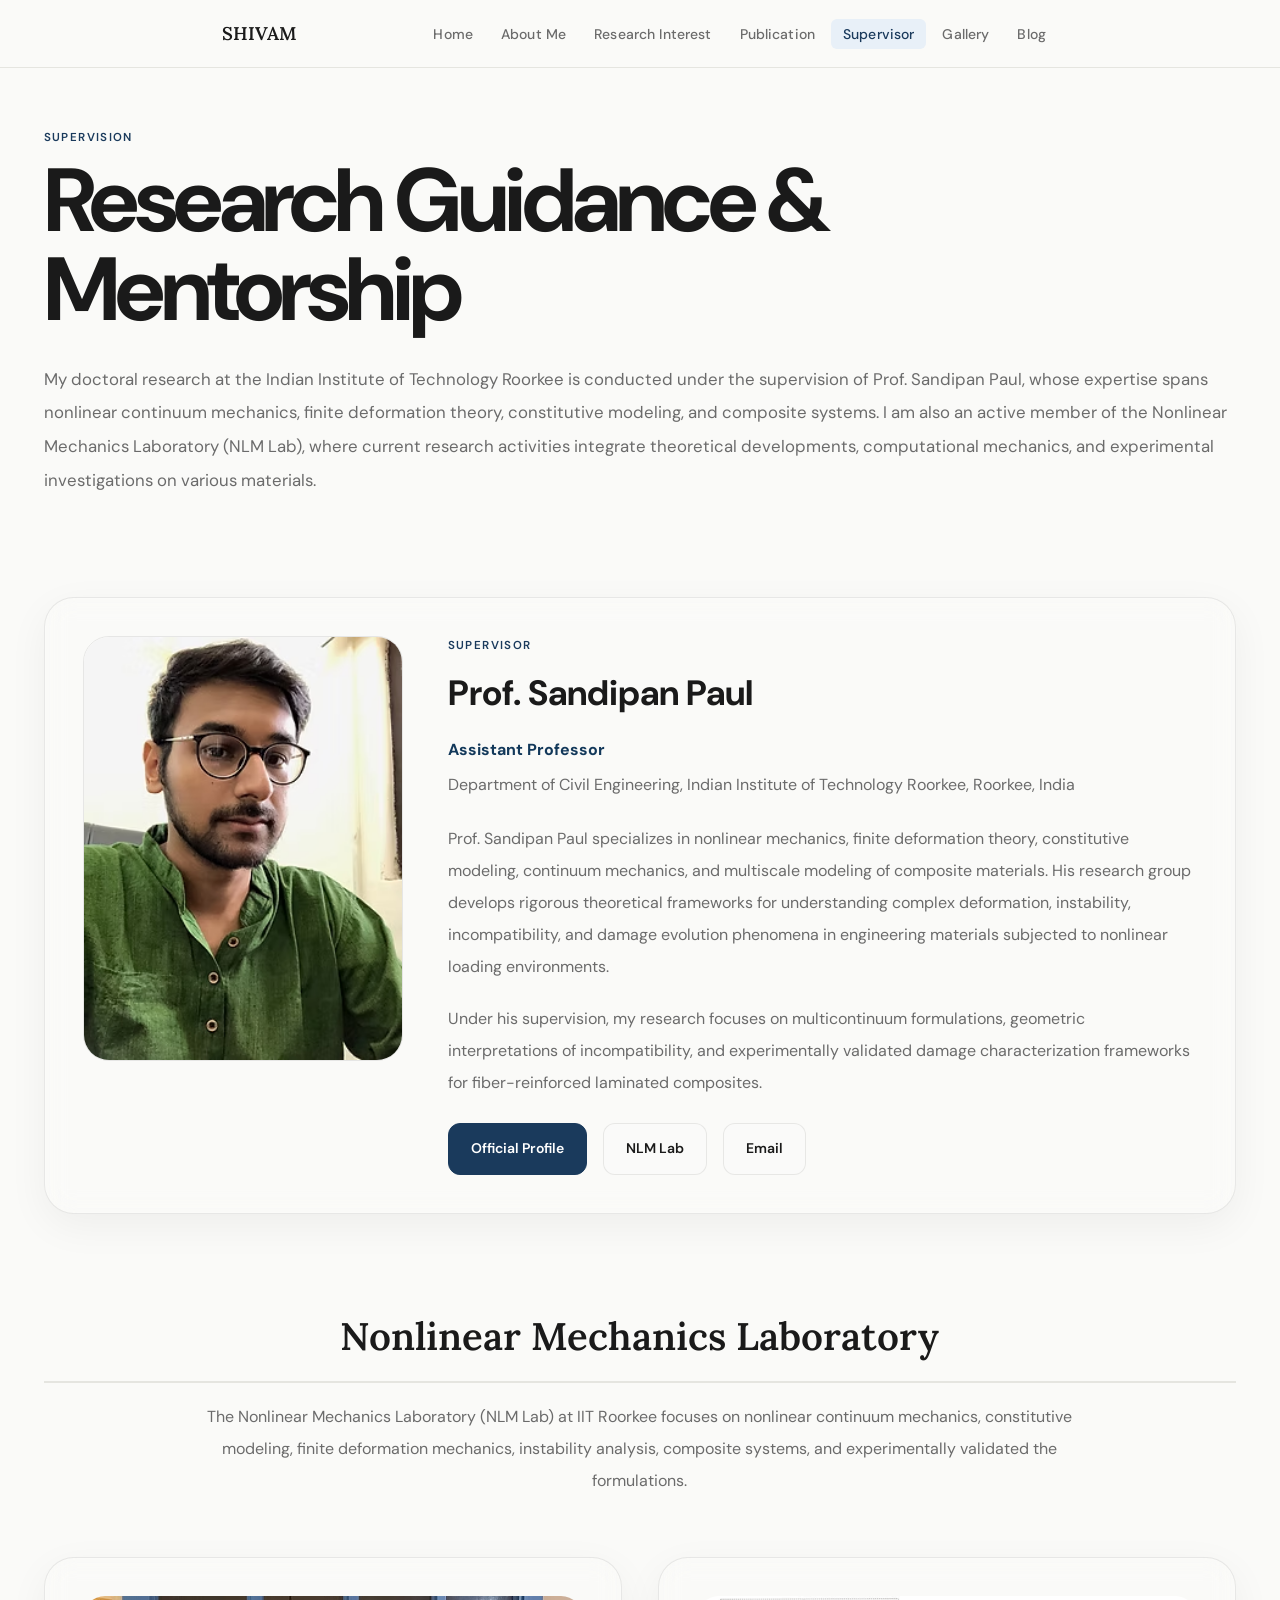
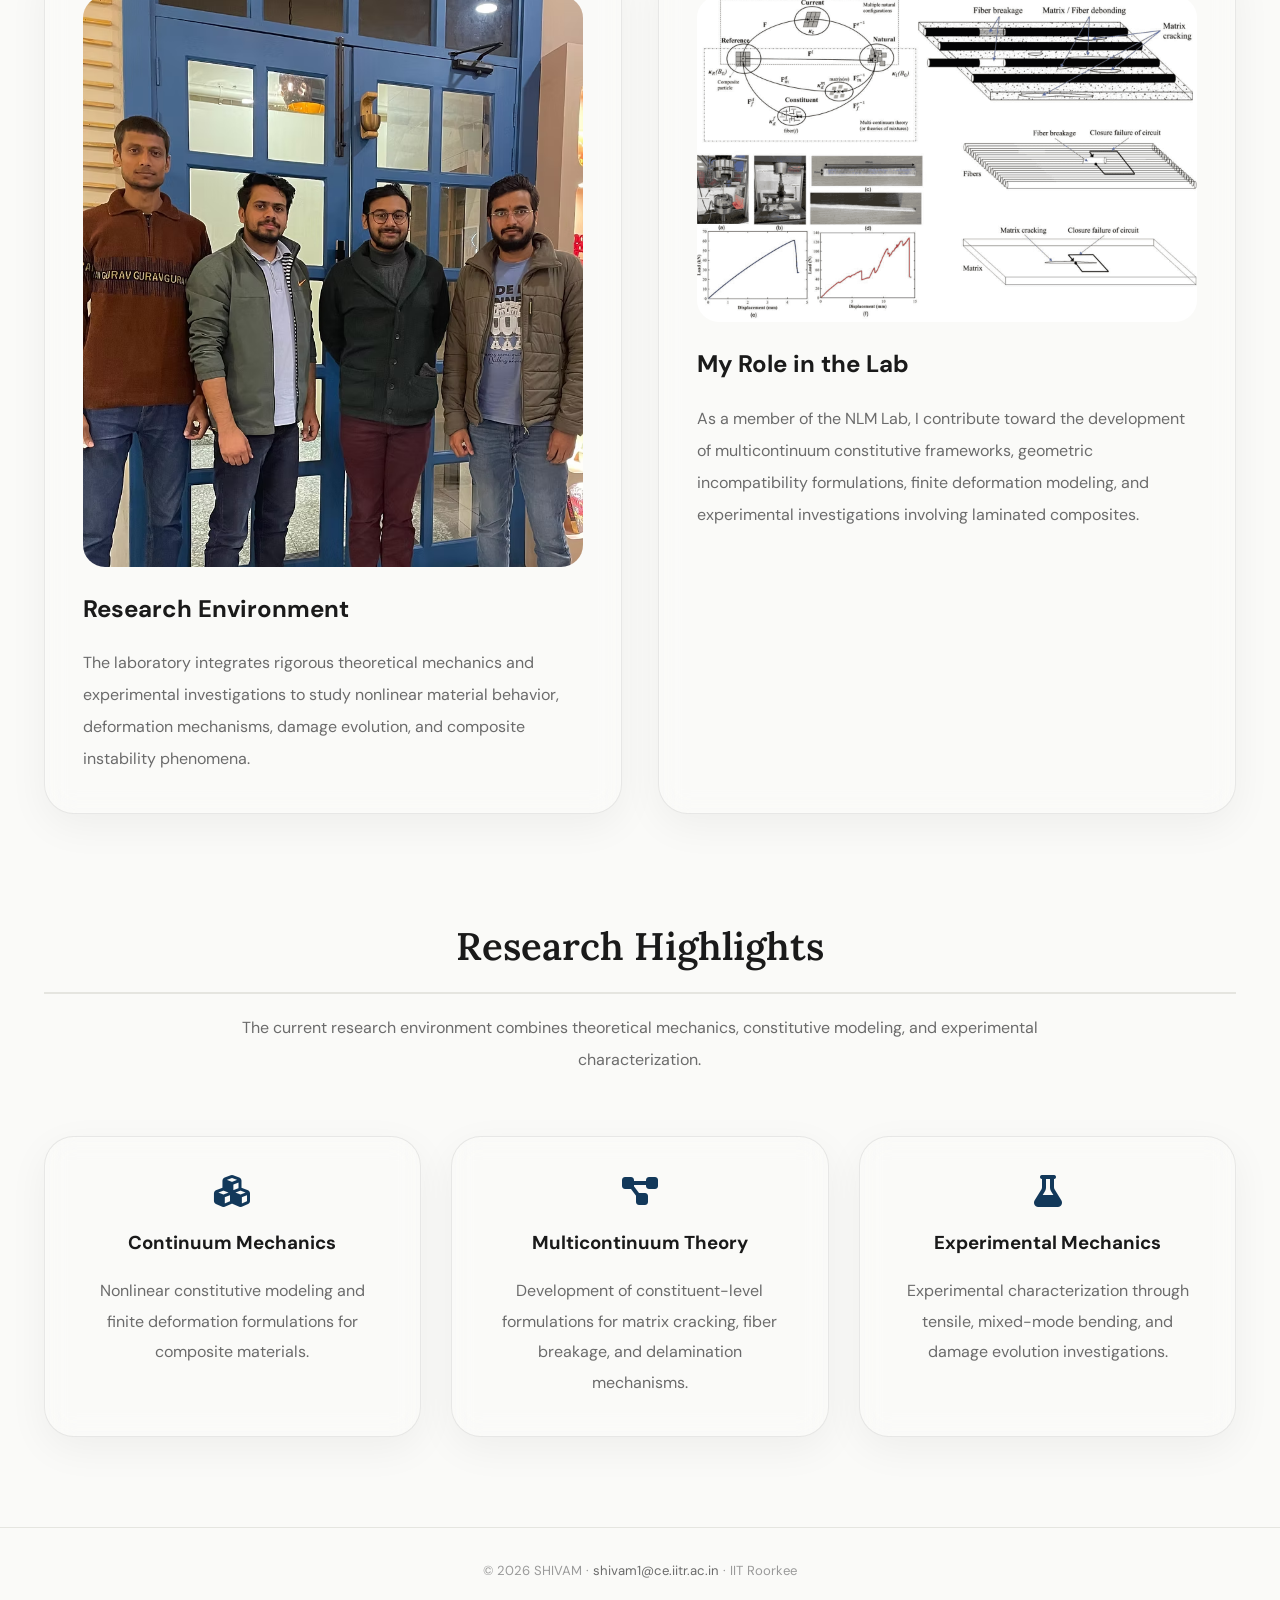
<file: supervisor.html>
<!DOCTYPE html>
<html lang="en">

<head>

  <meta charset="UTF-8" />
<link rel="icon" type="image/png" href="./favicon.png" />
  <meta
    name="viewport"
    content="width=device-width, initial-scale=1.0"
  />

  <title>
    Supervisor | SHIVAM | IIT Roorkee
  </title>

  <meta
    name="description"
    content="Academic supervision and research guidance under Prof. Sandipan Paul at IIT Roorkee in the domain of nonlinear mechanics and composite materials."
  />

  <link rel="stylesheet" href="style.css" />

  <!-- FONT AWESOME -->

  <link
    rel="stylesheet"
    href="https://cdnjs.cloudflare.com/ajax/libs/font-awesome/6.5.1/css/all.min.css"
  />

  <style>

    /* =========================================
       PAGE WIDTH
    ========================================= */

    .page-wrapper{

      width: 96%;

      max-width: 1800px;

      margin: 0 auto;

      padding: 0 18px;
    }

    /* =========================================
       HERO
    ========================================= */

.supervisor-hero{

  width: 100%;

  padding-top: 60px;

  margin-bottom: 100px;
}

    .supervisor-hero h1{

      font-size: clamp(3.3rem,7vw,5.8rem);

      line-height: 1;

      margin-bottom: 28px;

      letter-spacing: -0.05em;
    }

    .supervisor-hero p{

      line-height: 2;

      color: var(--text-muted);

      font-size: 1.05rem;
    }

    /* =========================================
       IMAGE
    ========================================= */

    .hero-image{

      overflow: hidden;

      border-radius: 30px;

      background: rgba(255,255,255,0.08);

      border: 1px solid rgba(0,0,0,0.08);

      box-shadow: 0 18px 50px rgba(0,0,0,0.08);
    }

    .hero-image img{

      width: 100%;

      display: block;

      transition: transform 0.6s ease;
    }

    .hero-image:hover img{

      transform: scale(1.04);
    }

    /* =========================================
       GLASS CARD
    ========================================= */

    .glass-card{

      background: rgba(255,255,255,0.08);

      backdrop-filter: blur(14px);

      border: 1px solid rgba(0,0,0,0.08);

      border-radius: 30px;

      padding: 38px;

      box-shadow: 0 12px 40px rgba(0,0,0,0.05);

      transition: all 0.4s ease;
    }

    .glass-card:hover{

      transform: translateY(-8px);
    }

    /* =========================================
       SUPERVISOR CARD
    ========================================= */

    .supervisor-main{

      display: grid;

      grid-template-columns: 320px 1fr;

      gap: 45px;

      align-items: start;

      margin-bottom: 90px;
    }

    .supervisor-photo{

      width: 100%;

      border-radius: 26px;

      overflow: hidden;

      border: 1px solid rgba(0,0,0,0.08);
    }

    .supervisor-photo img{

      width: 100%;

      display: block;
    }

    .supervisor-info h2{

      font-size: 2.2rem;

      margin-bottom: 12px;
    }

    .designation{

      font-size: 1rem;

      color: #12385a;

      font-weight: 700;

      margin-bottom: 8px;
    }

    .department{

      color: var(--text-muted);

      margin-bottom: 25px;
    }

    .supervisor-info p{

      line-height: 2;

      color: var(--text-muted);

      margin-bottom: 20px;
    }

    /* =========================================
       BUTTONS
    ========================================= */

    .hero-links{

      display: flex;

      gap: 16px;

      flex-wrap: wrap;

      margin-top: 24px;
    }

    .btn{

      padding: 13px 22px;

      border-radius: 12px;

      text-decoration: none;

      font-weight: 600;

      transition: all 0.35s ease;
    }

    .btn-{

      background: #12385a;

      color: white;
    }

    .btn-:hover{

      transform: translateY(-4px);
    }

    .btn-outline{

      border: 1px solid rgba(0,0,0,0.08);

      background: rgba(255,255,255,0.08);

      color: var(--text);
    }

    .btn-outline:hover{

      transform: translateY(-4px);
    }

    /* =========================================
       LAB SECTION
    ========================================= */

    .lab-grid{

      display: grid;

      grid-template-columns: repeat(2,1fr);

      gap: 36px;

      margin-bottom: 100px;
    }

    .lab-card img{

      width: 100%;

      border-radius: 22px;

      margin-bottom: 22px;
    }

    .lab-card h3{

      font-size: 1.5rem;

      margin-bottom: 18px;
    }

    .lab-card p{

      line-height: 2;

      color: var(--text-muted);
    }

    /* =========================================
       HIGHLIGHTS
    ========================================= */

    .highlight-grid{

      display: grid;

      grid-template-columns: repeat(3,1fr);

      gap: 30px;

      margin-top: 50px;

      margin-bottom: 90px;
    }

    .highlight-card{

      text-align: center;
    }

    .highlight-card i{

      font-size: 2rem;

      color: #12385a;

      margin-bottom: 20px;
    }

    .highlight-card h3{

      margin-bottom: 18px;
    }

    .highlight-card p{

      color: var(--text-muted);

      line-height: 1.9;
    }

    /* =========================================
       SECTION TITLE
    ========================================= */

    .section-title{

      text-align: center;

      font-size: 2.4rem;

      margin-bottom: 18px;
    }

    .section-sub{

      text-align: center;

      max-width: 900px;

      margin: 0 auto 60px auto;

      line-height: 2;

      color: var(--text-muted);
    }

    /* =========================================
       REVEAL
    ========================================= */

    .reveal{

      opacity: 0;

      transform: translateY(40px);

      transition: all 1s ease;
    }

    .reveal.active{

      opacity: 1;

      transform: translateY(0);
    }

    /* =========================================
       RESPONSIVE
    ========================================= */

    @media(max-width:1100px){

      .supervisor-hero{

        grid-template-columns: 1fr;
      }

      .supervisor-main{

        grid-template-columns: 1fr;
      }

      .lab-grid{

        grid-template-columns: 1fr;
      }

      .highlight-grid{

        grid-template-columns: 1fr;
      }

    }

  </style>

</head>

<body>

  <!-- NAVBAR -->

  <nav class="navbar">

    <div class="nav-inner">

      <a href="index.html" class="nav-logo">
        SHIVAM
      </a>

      <ul class="nav-links" id="navLinks">

        <li><a href="index.html">Home</a></li>

        <li><a href="about.html">About Me</a></li>

        <li><a href="research.html">Research Interest</a></li>

        <li><a href="publications.html">Publication</a></li>

        <li>
          <a href="supervisor.html" class="active">
            Supervisor
          </a>
        </li>

        <li><a href="gallery.html">Gallery</a></li>

        <li><a href="blog.html">Blog</a></li>

      </ul>

      <button class="nav-toggle" id="navToggle">

        <span></span>
        <span></span>
        <span></span>

      </button>

    </div>

  </nav>

  <!-- MAIN -->

  <main class="page-wrapper">

    <!-- HERO -->

    <section class="supervisor-hero reveal">

      <div>

        <div class="section-label">
          Supervision
        </div>

        <h1>
          Research Guidance & Mentorship
        </h1>

        <p>

          My doctoral research at the Indian Institute of Technology
          Roorkee is conducted under the supervision of
          Prof. Sandipan Paul, whose expertise spans nonlinear
          continuum mechanics, finite deformation theory,
          constitutive modeling, and composite systems.

          I am also an active member of the
          Nonlinear Mechanics Laboratory (NLM Lab),
          where current research activities integrate
          theoretical developments, computational mechanics,
          and experimental investigations on various materials.

        </p>

      </div>



    </section>

    <!--  SUPERVISOR -->

    <section class="glass-card supervisor-main reveal">

      <div class="supervisor-photo">

        <!-- SAME IMAGE -->
        <img
          src="sandipan-paul.jpg"
          alt="Prof. Sandipan Paul"
        />

      </div>

      <div class="supervisor-info">

        <div class="section-label">
          Supervisor
        </div>

        <h2>
          Prof. Sandipan Paul
        </h2>

        <div class="designation">

          Assistant Professor

        </div>

        <div class="department">

          Department of Civil Engineering,
          Indian Institute of Technology Roorkee,
          Roorkee, India

        </div>

        <p>

          Prof. Sandipan Paul specializes in nonlinear mechanics,
          finite deformation theory, constitutive modeling,
          continuum mechanics, and multiscale modeling
          of composite materials.

          His research group develops rigorous theoretical
          frameworks for understanding complex deformation,
          instability, incompatibility, and damage evolution
          phenomena in engineering materials subjected
          to nonlinear loading environments.

        </p>

        <p>

          Under his supervision, my research focuses on
          multicontinuum formulations, geometric interpretations
          of incompatibility, and experimentally validated
          damage characterization frameworks for
          fiber-reinforced laminated composites.

        </p>

        <div class="hero-links">

          <a
            href="https://civil.iitr.ac.in/CE?Uid=sandipan.paul"
            target="_blank"
            class="btn btn-primary"
          >
            Official Profile
          </a>

          <a
            href="https://www.nlmlab-iitr.in/"
            target="_blank"
            class="btn btn-outline"
          >
            NLM Lab
          </a>

          <a
            href="mailto:sandipan.paul@ce.iitr.ac.in"
            class="btn btn-outline"
          >
            Email
          </a>

        </div>

      </div>

    </section>

    <!-- LAB -->

    <section class="reveal">

      <h2 class="section-title">
        Nonlinear Mechanics Laboratory
      </h2>

      <p class="section-sub">

        The Nonlinear Mechanics Laboratory (NLM Lab)
        at IIT Roorkee focuses on nonlinear continuum mechanics,
        constitutive modeling, finite deformation mechanics,
        instability analysis, composite systems,
        and experimentally validated the formulations.

      </p>

      <div class="lab-grid">

        <!-- LAB -->

        <div class="glass-card lab-card">

          <!-- DOWNLOAD FROM LAB WEBSITE -->
          <img
            src="nlmlab.jpg"
            alt="NLM Laboratory"
          />

          <h3>
            Research Environment
          </h3>

          <p>

            The laboratory integrates rigorous theoretical
mechanics and experimental
investigations to study nonlinear material
behavior, deformation mechanisms,
damage evolution, and composite
instability phenomena.

          </p>

        </div>

        <!-- MEMBER -->

        <div class="glass-card lab-card">

          <img
            src="fig6.png"
            alt="Composite Mechanics Research"
          />

          <h3>
            My Role in the Lab
          </h3>

          <p>

            As a member of the NLM Lab,
            I contribute toward the development
            of multicontinuum constitutive frameworks,
            geometric incompatibility formulations,
            finite deformation modeling,
            and experimental investigations
            involving laminated composites.

          </p>

        </div>

      </div>

    </section>

    <!-- HIGHLIGHTS -->

    <section class="reveal">

      <h2 class="section-title">
        Research Highlights
      </h2>

      <p class="section-sub">

The current research environment combines
theoretical mechanics,
constitutive modeling,
and experimental characterization.

      </p>

      <div class="highlight-grid">

        <!-- H1 -->

        <div class="glass-card highlight-card">

          <i class="fa-solid fa-cubes"></i>

          <h3>
            Continuum Mechanics
          </h3>

          <p>

            Nonlinear constitutive modeling and finite
            deformation formulations for composite materials.

          </p>

        </div>

        <!-- H2 -->

        <div class="glass-card highlight-card">

          <i class="fa-solid fa-diagram-project"></i>

          <h3>
            Multicontinuum Theory
          </h3>

          <p>

            Development of constituent-level formulations
            for matrix cracking,
            fiber breakage,
            and delamination mechanisms.

          </p>

        </div>

        <!-- H3 -->

        <div class="glass-card highlight-card">

          <i class="fa-solid fa-flask"></i>

          <h3>
            Experimental Mechanics
          </h3>

          <p>

            Experimental characterization through tensile,
            mixed-mode bending,
            and damage evolution investigations.

          </p>

        </div>

      </div>

    </section>

  </main>

  <!-- FOOTER -->

  <footer>

    <div
      style="
      max-width: var(--max-w);
      margin: 0 auto;
      padding: 0 32px;
    "
    >

      <p>

        © 2026 SHIVAM ·

        <a href="mailto:shivam1@ce.iitr.ac.in">
          shivam1@ce.iitr.ac.in
        </a>

        · IIT Roorkee

      </p>

    </div>

  </footer>

  <!-- SCRIPT -->

  <script>

    // MOBILE MENU

    const toggle = document.getElementById('navToggle');

    const links = document.getElementById('navLinks');

    toggle.addEventListener('click', () => {

      links.classList.toggle('open');

    });

    // REVEAL ANIMATION

    function revealElements(){

      const reveals = document.querySelectorAll('.reveal');

      reveals.forEach(reveal => {

        const windowHeight = window.innerHeight;

        const revealTop = reveal.getBoundingClientRect().top;

        if(revealTop < windowHeight - 100){

          reveal.classList.add('active');

        }

      });

    }

    revealElements();

    window.addEventListener('scroll', revealElements);

  </script>

</body>

</html>
</file>
<file: style.css>
/* =============================================
   ACADEMIC PERSONAL WEBSITE — SHARED STYLES
   Inspired by andrewng.org
   ============================================= */

@import url('https://fonts.googleapis.com/css2?family=Lora:ital,wght@0,400;0,500;0,600;0,700;1,400&family=DM+Sans:wght@300;400;500;600&display=swap');

/* ---- CSS Variables ---- */
:root {
  --bg: #fafaf8;
  --surface: #ffffff;
  --text: #1a1a1a;
  --text-muted: #6b6b6b;
  --text-light: #9a9a9a;
  --accent: #1a3a5c;
  --accent-hover: #2a5280;
  --accent-light: #e8f0f8;
  --border: #e5e5e0;
  --border-light: #f0f0ec;
  --shadow: 0 1px 3px rgba(0,0,0,0.06), 0 4px 12px rgba(0,0,0,0.04);
  --shadow-hover: 0 4px 16px rgba(0,0,0,0.1);
  --radius: 8px;
  --nav-h: 68px;
  --font-serif: 'Lora', Georgia, serif;
  --font-sans: 'DM Sans', sans-serif;
  --max-w: 900px;
  --transition: 0.22s ease;
}

/* ---- Reset ---- */
*, *::before, *::after { box-sizing: border-box; margin: 0; padding: 0; }
html { scroll-behavior: smooth; }
body {
  font-family: var(--font-sans);
  background: var(--bg);
  color: var(--text);
  line-height: 1.7;
  font-size: 16px;
  -webkit-font-smoothing: antialiased;
}
img { max-width: 100%; display: block; }
a { color: var(--accent); text-decoration: none; transition: color var(--transition); }
a:hover { color: var(--accent-hover); }
ul { list-style: none; }

/* ---- NAVBAR ---- */
.navbar {
  position: sticky;
  top: 0;
  z-index: 100;
  background: rgba(250,250,248,0.95);
  backdrop-filter: blur(12px);
  -webkit-backdrop-filter: blur(12px);
  border-bottom: 1px solid var(--border);
  height: var(--nav-h);
  display: flex;
  align-items: center;
}
.nav-inner {
  max-width: var(--max-w);
  margin: 0 auto;
  padding: 0 32px;
  width: 100%;
  display: flex;
  align-items: center;
  justify-content: space-between;
  gap: 24px;
}
.nav-logo {
  font-family: var(--font-serif);
  font-size: 1.15rem;
  font-weight: 600;
  color: var(--text);
  white-space: nowrap;
}
.nav-logo:hover { color: var(--accent); }
.nav-links {
  display: flex;
  align-items: center;
  gap: 4px;
}
.nav-links a {
  font-size: 0.875rem;
  font-weight: 500;
  color: var(--text-muted);
  padding: 6px 12px;
  border-radius: 6px;
  transition: all var(--transition);
  letter-spacing: 0.01em;
}
.nav-links a:hover,
.nav-links a.active {
  color: var(--accent);
  background: var(--accent-light);
}
/* Hamburger */
.nav-toggle {
  display: none;
  flex-direction: column;
  gap: 5px;
  cursor: pointer;
  padding: 6px;
  border: none;
  background: none;
}
.nav-toggle span {
  display: block;
  width: 22px;
  height: 2px;
  background: var(--text);
  border-radius: 2px;
  transition: all var(--transition);
}

/* ---- PAGE WRAPPER ---- */
.page-wrapper {
  max-width: var(--max-w);
  margin: 0 auto;
  padding: 64px 32px 120px;
}

/* ---- SECTION HEADERS ---- */
.section-title {
  font-family: var(--font-serif);
  font-size: 1.6rem;
  font-weight: 600;
  color: var(--text);
  margin-bottom: 32px;
  padding-bottom: 12px;
  border-bottom: 2px solid var(--border);
}
.section-label {
  font-size: 0.72rem;
  font-weight: 600;
  letter-spacing: 0.12em;
  text-transform: uppercase;
  color: var(--accent);
  margin-bottom: 8px;
}

/* ---- HERO (Home page) ---- */
.hero {
  display: grid;
  grid-template-columns: 1fr 260px;
  gap: 64px;
  align-items: start;
  padding: 72px 0 64px;
}
.hero-name {
  font-family: var(--font-serif);
  font-size: 2.8rem;
  font-weight: 700;
  line-height: 1.15;
  color: var(--text);
  margin-bottom: 6px;
}
.hero-title {
  font-size: 1rem;
  color: var(--accent);
  font-weight: 500;
  margin-bottom: 24px;
  letter-spacing: 0.01em;
}
.hero-bio {
  font-size: 1.025rem;
  color: var(--text-muted);
  line-height: 1.8;
  margin-bottom: 32px;
}
.hero-links {
  display: flex;
  gap: 12px;
  flex-wrap: wrap;
}
.btn {
  display: inline-flex;
  align-items: center;
  gap: 6px;
  padding: 10px 22px;
  border-radius: 6px;
  font-size: 0.875rem;
  font-weight: 500;
  cursor: pointer;
  transition: all var(--transition);
  border: 1.5px solid transparent;
}
.btn-primary {
  background: var(--accent);
  color: #fff;
  border-color: var(--accent);
}
.btn-primary:hover { background: var(--accent-hover); border-color: var(--accent-hover); color: #fff; }
.btn-outline {
  background: transparent;
  color: var(--accent);
  border-color: var(--accent);
}
.btn-outline:hover { background: var(--accent-light); }
.hero-photo-wrap {
  display: flex;
  flex-direction: column;
  align-items: center;
  gap: 16px;
}
.hero-photo {
  width: 220px;
  height: 260px;
  object-fit: cover;
  border-radius: 12px;
  box-shadow: var(--shadow);
  background: var(--border);
}
.hero-photo-placeholder {
  width: 220px;
  height: 260px;
  border-radius: 12px;
  background: linear-gradient(135deg, #dce8f5 0%, #b8d0e8 100%);
  display: flex;
  align-items: center;
  justify-content: center;
  box-shadow: var(--shadow);
}
.hero-photo-placeholder svg { opacity: 0.5; }
.social-icons {
  display: flex;
  gap: 10px;
}
.social-icons a {
  display: inline-flex;
  align-items: center;
  justify-content: center;
  width: 36px;
  height: 36px;
  border-radius: 8px;
  border: 1.5px solid var(--border);
  color: var(--text-muted);
  font-size: 0.8rem;
  transition: all var(--transition);
}
.social-icons a:hover { border-color: var(--accent); color: var(--accent); background: var(--accent-light); }

/* ---- NEWS / ANNOUNCEMENTS ---- */
.news-list { display: flex; flex-direction: column; gap: 0; }
.news-item {
  display: grid;
  grid-template-columns: 110px 1fr;
  gap: 20px;
  padding: 18px 0;
  border-bottom: 1px solid var(--border-light);
  align-items: baseline;
}
.news-date {
  font-size: 0.8rem;
  color: var(--text-light);
  font-weight: 500;
  padding-top: 2px;
}
.news-text { font-size: 0.925rem; color: var(--text-muted); }
.news-text strong { color: var(--text); font-weight: 600; }

/* ---- ABOUT PAGE ---- */
.about-grid {
  display: grid;
  grid-template-columns: 1fr 280px;
  gap: 64px;
  align-items: start;
}
.about-photo {
  width: 100%;
  border-radius: 12px;
  box-shadow: var(--shadow);
  background: linear-gradient(135deg, #dce8f5 0%, #b8d0e8 100%);
  aspect-ratio: 3/4;
  display: flex;
  align-items: center;
  justify-content: center;
}
.bio-block { margin-bottom: 28px; }
.bio-block p { font-size: 0.975rem; color: var(--text-muted); line-height: 1.85; margin-bottom: 14px; }
.info-list { display: flex; flex-direction: column; gap: 12px; margin-top: 24px; }
.info-row { display: flex; gap: 10px; align-items: baseline; }
.info-label { font-size: 0.8rem; font-weight: 600; color: var(--text-muted); min-width: 90px; }
.info-val { font-size: 0.9rem; color: var(--text); }

/* ---- EDUCATION / TIMELINE ---- */
.edu-list { display: flex; flex-direction: column; gap: 0; }
.edu-item {
  display: grid;
  grid-template-columns: 8px 1fr;
  gap: 20px;
  padding-bottom: 28px;
  position: relative;
}
.edu-dot-wrap { display: flex; flex-direction: column; align-items: center; }
.edu-dot {
  width: 8px; height: 8px;
  background: var(--accent);
  border-radius: 50%;
  margin-top: 6px;
  flex-shrink: 0;
}
.edu-line {
  width: 1px;
  flex: 1;
  background: var(--border);
  margin-top: 6px;
}
.edu-degree { font-weight: 600; font-size: 0.95rem; color: var(--text); }
.edu-inst { font-size: 0.875rem; color: var(--accent); }
.edu-year { font-size: 0.8rem; color: var(--text-light); margin-top: 2px; }

/* ---- RESEARCH ---- */
.research-grid { display: flex; flex-direction: column; gap: 20px; }
.research-card {
  background: var(--surface);
  border: 1px solid var(--border);
  border-radius: var(--radius);
  padding: 24px 28px;
  transition: all var(--transition);
  position: relative;
  overflow: hidden;
}
.research-card::before {
  content: '';
  position: absolute;
  left: 0; top: 0; bottom: 0;
  width: 3px;
  background: var(--accent);
  opacity: 0;
  transition: opacity var(--transition);
}
.research-card:hover { box-shadow: var(--shadow-hover); transform: translateY(-1px); }
.research-card:hover::before { opacity: 1; }
.research-card h3 { font-family: var(--font-serif); font-size: 1.1rem; font-weight: 600; margin-bottom: 8px; }
.research-card p { font-size: 0.9rem; color: var(--text-muted); line-height: 1.75; }
.tag-row { display: flex; flex-wrap: wrap; gap: 6px; margin-top: 14px; }
.tag {
  font-size: 0.73rem;
  font-weight: 500;
  padding: 3px 10px;
  border-radius: 20px;
  background: var(--accent-light);
  color: var(--accent);
  letter-spacing: 0.02em;
}

/* ---- PUBLICATIONS ---- */
.pub-filters { display: flex; gap: 8px; flex-wrap: wrap; margin-bottom: 32px; }
.filter-btn {
  font-size: 0.8rem;
  font-weight: 500;
  padding: 6px 16px;
  border-radius: 20px;
  border: 1.5px solid var(--border);
  background: transparent;
  color: var(--text-muted);
  cursor: pointer;
  transition: all var(--transition);
  font-family: var(--font-sans);
}
.filter-btn:hover, .filter-btn.active {
  border-color: var(--accent);
  color: var(--accent);
  background: var(--accent-light);
}
.pub-list { display: flex; flex-direction: column; gap: 0; }
.pub-item {
  padding: 22px 0;
  border-bottom: 1px solid var(--border-light);
  display: grid;
  grid-template-columns: 60px 1fr;
  gap: 20px;
}
.pub-year {
  font-size: 0.85rem;
  font-weight: 600;
  color: var(--accent);
  padding-top: 3px;
}
.pub-title { font-weight: 600; font-size: 0.95rem; color: var(--text); margin-bottom: 4px; }
.pub-authors { font-size: 0.845rem; color: var(--text-muted); margin-bottom: 4px; }
.pub-venue { font-size: 0.82rem; color: var(--text-light); font-style: italic; margin-bottom: 10px; }
.pub-links { display: flex; gap: 8px; flex-wrap: wrap; }
.pub-link {
  font-size: 0.75rem;
  font-weight: 600;
  padding: 3px 10px;
  border: 1px solid var(--border);
  border-radius: 4px;
  color: var(--text-muted);
  transition: all var(--transition);
}
.pub-link:hover { border-color: var(--accent); color: var(--accent); background: var(--accent-light); }

/* ---- SUPERVISORS ---- */
.supervisor-grid {
  display: grid;
  grid-template-columns: repeat(auto-fill, minmax(260px, 1fr));
  gap: 24px;
}
.supervisor-card {
  background: var(--surface);
  border: 1px solid var(--border);
  border-radius: var(--radius);
  padding: 28px 24px;
  text-align: center;
  transition: all var(--transition);
}
.supervisor-card:hover { box-shadow: var(--shadow-hover); transform: translateY(-2px); }
.supervisor-avatar {
  width: 80px; height: 80px;
  border-radius: 50%;
  background: linear-gradient(135deg, #dce8f5 0%, #b8d0e8 100%);
  margin: 0 auto 16px;
  display: flex;
  align-items: center;
  justify-content: center;
  font-family: var(--font-serif);
  font-size: 1.6rem;
  font-weight: 700;
  color: var(--accent);
}
.supervisor-name { font-weight: 600; font-size: 1rem; margin-bottom: 4px; }
.supervisor-role { font-size: 0.845rem; color: var(--accent); margin-bottom: 6px; }
.supervisor-inst { font-size: 0.82rem; color: var(--text-muted); margin-bottom: 14px; }
.supervisor-card p { font-size: 0.85rem; color: var(--text-muted); line-height: 1.7; }

/* ---- GALLERY ---- */
.gallery-grid {
  display: grid;
  grid-template-columns: repeat(3, 1fr);
  gap: 16px;
}
.gallery-item {
  aspect-ratio: 1;
  border-radius: var(--radius);
  overflow: hidden;
  position: relative;
  background: var(--border);
  cursor: pointer;
}
.gallery-item-inner {
  width: 100%; height: 100%;
  background: linear-gradient(135deg, #dce8f5 0%, #b8d0e8 100%);
  display: flex;
  align-items: center;
  justify-content: center;
  font-size: 2rem;
  transition: transform var(--transition);
}
.gallery-item:hover .gallery-item-inner { transform: scale(1.03); }
.gallery-caption {
  position: absolute;
  bottom: 0; left: 0; right: 0;
  background: linear-gradient(transparent, rgba(10,30,50,0.75));
  color: #fff;
  font-size: 0.8rem;
  padding: 20px 12px 10px;
  opacity: 0;
  transition: opacity var(--transition);
}
.gallery-item:hover .gallery-caption { opacity: 1; }
.gallery-item.wide { grid-column: span 2; }
.gallery-item.tall { grid-row: span 2; }

/* ---- BLOG ---- */
.blog-grid { display: flex; flex-direction: column; gap: 0; }
.blog-card {
  display: grid;
  grid-template-columns: 1fr;
  padding: 32px 0;
  border-bottom: 1px solid var(--border-light);
  transition: all var(--transition);
}
.blog-meta { font-size: 0.8rem; color: var(--text-light); margin-bottom: 8px; display: flex; gap: 10px; }
.blog-dot { color: var(--border); }
.blog-card h2 {
  font-family: var(--font-serif);
  font-size: 1.25rem;
  font-weight: 600;
  color: var(--text);
  margin-bottom: 10px;
  line-height: 1.4;
  transition: color var(--transition);
}
.blog-card:hover h2 { color: var(--accent); }
.blog-card p { font-size: 0.915rem; color: var(--text-muted); line-height: 1.75; margin-bottom: 14px; }
.read-more {
  font-size: 0.82rem;
  font-weight: 600;
  color: var(--accent);
  letter-spacing: 0.03em;
  display: inline-flex;
  align-items: center;
  gap: 4px;
}
.read-more:hover { gap: 8px; }

/* ---- FOOTER ---- */
footer {
  border-top: 1px solid var(--border);
  padding: 32px 0;
  text-align: center;
  font-size: 0.82rem;
  color: var(--text-light);
}
footer a { color: var(--text-muted); }
footer a:hover { color: var(--accent); }

/* ---- PAGE HEADER ---- */
.page-header {
  padding: 56px 0 40px;
  border-bottom: 1px solid var(--border);
  margin-bottom: 48px;
}
.page-header h1 {
  font-family: var(--font-serif);
  font-size: 2.2rem;
  font-weight: 700;
  margin-bottom: 10px;
}
.page-header p { font-size: 1rem; color: var(--text-muted); max-width: 600px; }

/* ---- RESPONSIVE ---- */
@media (max-width: 768px) {
  :root { --nav-h: 60px; }
  .page-wrapper { padding: 32px 20px 80px; }
  .nav-inner { padding: 0 20px; }
  .nav-links { display: none; position: fixed; top: var(--nav-h); left: 0; right: 0; background: var(--bg); border-bottom: 1px solid var(--border); flex-direction: column; padding: 16px 20px; gap: 4px; }
  .nav-links.open { display: flex; }
  .nav-toggle { display: flex; }
  .hero { grid-template-columns: 1fr; gap: 32px; padding: 40px 0 48px; }
  .hero-photo-wrap { order: -1; flex-direction: row; gap: 20px; align-items: center; }
  .hero-photo-placeholder, .hero-photo { width: 120px; height: 144px; }
  .hero-name { font-size: 2rem; }
  .about-grid { grid-template-columns: 1fr; gap: 32px; }
  .gallery-grid { grid-template-columns: repeat(2, 1fr); }
  .gallery-item.wide { grid-column: span 1; }
  .supervisor-grid { grid-template-columns: 1fr 1fr; }
  .news-item { grid-template-columns: 80px 1fr; }
  .pub-item { grid-template-columns: 1fr; gap: 4px; }
  .pub-year { font-size: 0.78rem; }
}
@media (max-width: 480px) {
  .supervisor-grid { grid-template-columns: 1fr; }
  .gallery-grid { grid-template-columns: 1fr; }
  .gallery-item.wide, .gallery-item.tall { grid-column: span 1; grid-row: span 1; }
}
</file>
